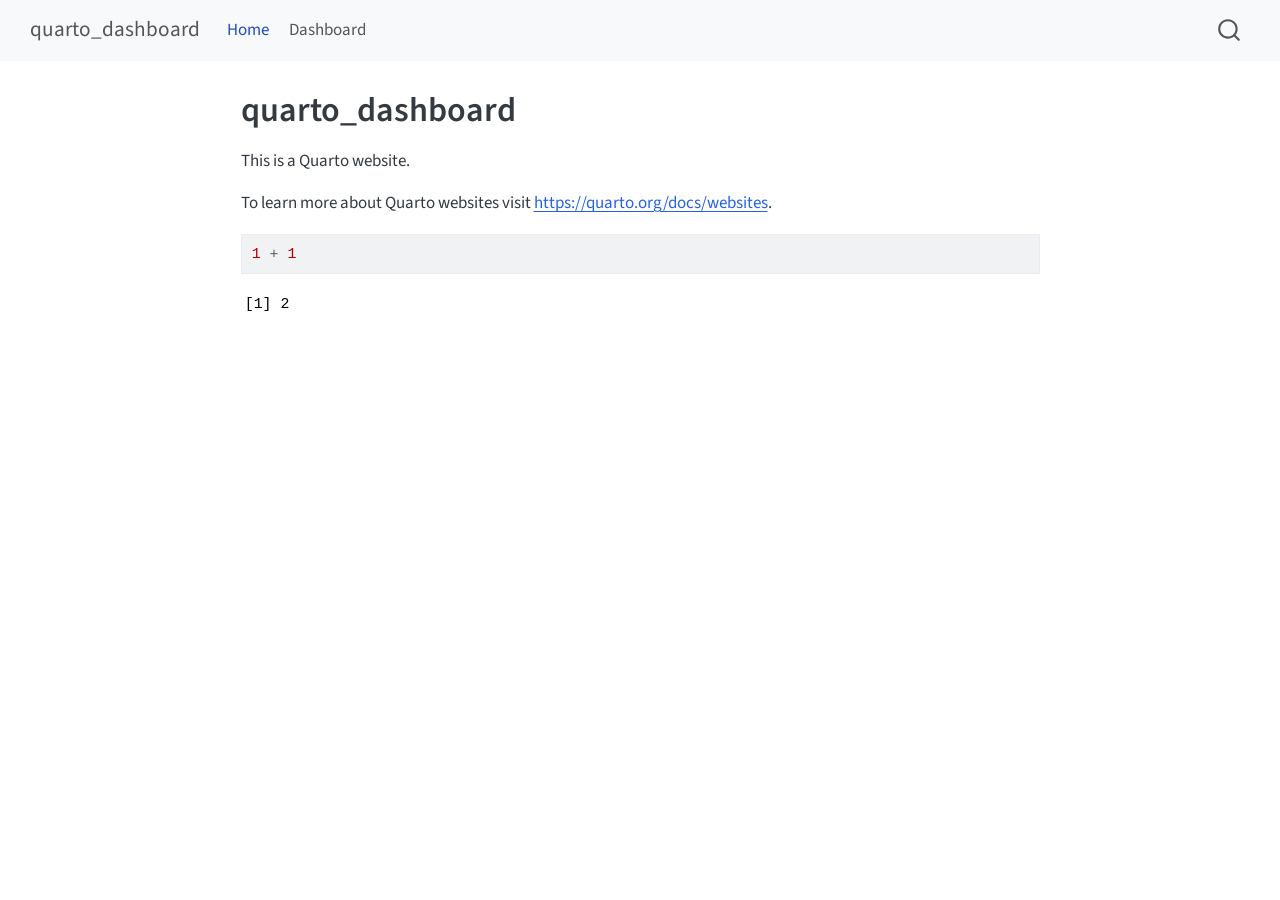
<file: index.html>
<!DOCTYPE html>
<html xmlns="http://www.w3.org/1999/xhtml" lang="en" xml:lang="en"><head>

<meta charset="utf-8">
<meta name="generator" content="quarto-1.10.18">

<meta name="viewport" content="width=device-width, initial-scale=1.0, user-scalable=yes">


<title>quarto_dashboard</title>
<style>
/* Default styles provided by pandoc.
** See https://pandoc.org/MANUAL.html#variables-for-html for config info.
*/
span.smallcaps{font-variant: small-caps;}
div.columns{display: flex; gap: 1.5em;}
div.column{flex: auto;}
@media screen {
div.columns{gap: min(4vw, 1.5em);}
div.column{overflow-x: auto;}
}
div.hanging-indent{margin-left: 1.5em; text-indent: -1.5em;}
ul.task-list{list-style: none;}
ul.task-list li input[type="checkbox"] {
  width: 0.8em;
  margin: 0 0.8em 0.2em -1em; /* quarto-specific, see https://github.com/quarto-dev/quarto-cli/issues/4556 */ 
  vertical-align: middle;
}
/* CSS for syntax highlighting */
html { -webkit-text-size-adjust: 100%; }
pre > code.sourceCode { white-space: pre; position: relative; }
pre > code.sourceCode > span { display: inline-block; line-height: 1.25; }
pre > code.sourceCode > span:empty { height: 1.2em; }
.sourceCode { overflow: visible; }
code.sourceCode > span { color: inherit; text-decoration: inherit; }
div.sourceCode { margin: 1em 0; }
pre.sourceCode { margin: 0; }
@media screen {
div.sourceCode { overflow: auto; }
}
@media print {
pre > code.sourceCode { white-space: pre-wrap; }
pre > code.sourceCode > span { text-indent: -5em; padding-left: 5em; }
}
pre.numberSource code
  { counter-reset: source-line 0; }
pre.numberSource code > span
  { position: relative; left: -4em; counter-increment: source-line; }
pre.numberSource code > span > a:first-child::before
  { content: counter(source-line);
    position: relative; left: -1em; text-align: right; vertical-align: baseline;
    border: none; display: inline-block;
    -webkit-touch-callout: none; -webkit-user-select: none;
    -khtml-user-select: none; -moz-user-select: none;
    -ms-user-select: none; user-select: none;
    padding: 0 4px; width: 4em;
  }
pre.numberSource { margin-left: 3em;  padding-left: 4px; }
div.sourceCode
  {   }
@media screen {
pre > code.sourceCode > span > a:first-child::before { text-decoration: underline; }
}
</style>


<script src="site_libs/quarto-nav/quarto-nav.js"></script>
<script src="site_libs/quarto-nav/headroom.min.js"></script>
<script src="site_libs/clipboard/clipboard.min.js"></script>
<script src="site_libs/quarto-search/autocomplete.umd.js"></script>
<script src="site_libs/quarto-search/fuse.min.js"></script>
<script src="site_libs/quarto-search/quarto-search.js"></script>
<meta name="quarto:offset" content="./">
<script src="site_libs/quarto-html/quarto.js" type="module"></script>
<script src="site_libs/quarto-html/tabsets/tabsets.js" type="module"></script>
<script src="site_libs/quarto-html/popper.min.js"></script>
<script src="site_libs/quarto-html/tippy.umd.min.js"></script>
<script src="site_libs/quarto-html/anchor.min.js"></script>
<link href="site_libs/quarto-html/tippy.css" rel="stylesheet">
<link href="site_libs/quarto-html/quarto-syntax-highlighting-64a204ab8560d761af7679ceaba22944.css" rel="stylesheet" id="quarto-text-highlighting-styles">
<script src="site_libs/bootstrap/bootstrap.min.js"></script>
<link href="site_libs/bootstrap/bootstrap-icons.css" rel="stylesheet">
<link href="site_libs/bootstrap/bootstrap-d9a78992818f0f4e9fad39da59a264eb.min.css" rel="stylesheet" append-hash="true" id="quarto-bootstrap" data-mode="light">
<script id="quarto-search-options" type="application/json">{
  "location": "navbar",
  "copy-button": false,
  "collapse-after": 3,
  "panel-placement": "end",
  "type": "overlay",
  "limit": 50,
  "keyboard-shortcut": [
    "f",
    "/",
    "s"
  ],
  "show-item-context": false,
  "language": {
    "search-no-results-text": "No results",
    "search-matching-documents-text": "matching documents",
    "search-copy-link-title": "Copy link to search",
    "search-hide-matches-text": "Hide additional matches",
    "search-more-match-text": "more match in this document",
    "search-more-matches-text": "more matches in this document",
    "search-clear-button-title": "Clear",
    "search-text-placeholder": "",
    "search-detached-cancel-button-title": "Cancel",
    "search-submit-button-title": "Submit",
    "search-label": "Search"
  }
}</script>


</head>

<body class="nav-fixed fullcontent quarto-light">

<div id="quarto-search-results"></div>
  <header id="quarto-header" class="headroom fixed-top">
    <nav class="navbar navbar-expand-lg " data-bs-theme="dark">
      <div class="navbar-container container-fluid">
      <div class="navbar-brand-container mx-auto">
    <a class="navbar-brand" href="./index.html">
    <span class="navbar-title">quarto_dashboard</span>
    </a>
  </div>
            <div id="quarto-search" class="" title="Search"></div>
          <button class="navbar-toggler" type="button" data-bs-toggle="collapse" data-bs-target="#navbarCollapse" aria-controls="navbarCollapse" role="menu" aria-expanded="false" aria-label="Toggle navigation" onclick="if (window.quartoToggleHeadroom) { window.quartoToggleHeadroom(); }">
  <span class="navbar-toggler-icon"></span>
</button>
          <div class="collapse navbar-collapse" id="navbarCollapse">
            <ul class="navbar-nav navbar-nav-scroll me-auto">
  <li class="nav-item">
    <a class="nav-link active" href="./index.html" aria-current="page"> 
<span class="menu-text">Home</span></a>
  </li>  
  <li class="nav-item">
    <a class="nav-link" href="./about.html"> 
<span class="menu-text">Dashboard</span></a>
  </li>  
</ul>
          </div> <!-- /navcollapse -->
            <div class="quarto-navbar-tools">
</div>
      </div> <!-- /container-fluid -->
    </nav>
</header>
<!-- content -->
<div id="quarto-content" class="quarto-container page-columns page-rows-contents page-layout-article page-navbar">
<!-- sidebar -->
<!-- margin-sidebar -->
    
<!-- main -->
<main class="content" id="quarto-document-content">

<header id="title-block-header" class="quarto-title-block default">
<div class="quarto-title">
<h1 class="title">quarto_dashboard</h1>
</div>



<div class="quarto-title-meta">

    
  
    
  </div>
  


</header>


<p>This is a Quarto website.</p>
<p>To learn more about Quarto websites visit <a href="https://quarto.org/docs/websites" class="uri">https://quarto.org/docs/websites</a>.</p>
<div class="cell">
<div class="code-copy-outer-scaffold"><div class="sourceCode cell-code" id="cb1"><pre class="sourceCode r code-with-copy"><code class="sourceCode r"><span id="cb1-1"><a href="#cb1-1" aria-hidden="true" tabindex="-1"></a><span class="dv">1</span> <span class="sc">+</span> <span class="dv">1</span></span></code></pre></div><button title="Copy to Clipboard" class="code-copy-button"><i class="bi"></i></button></div>
<div class="cell-output cell-output-stdout">
<pre><code>[1] 2</code></pre>
</div>
</div>



</main> <!-- /main -->
<script id="quarto-html-after-body" type="application/javascript">
  window.document.addEventListener("DOMContentLoaded", function (event) {
    const icon = "";
    const anchorJS = new window.AnchorJS();
    anchorJS.options = {
      placement: 'right',
      icon: icon
    };
    anchorJS.add('.anchored');
    const isCodeAnnotation = (el) => {
      for (const clz of el.classList) {
        if (clz.startsWith('code-annotation-')) {                     
          return true;
        }
      }
      return false;
    }
    const onCopySuccess = function(e) {
      // button target
      const button = e.trigger;
      // don't keep focus
      button.blur();
      // flash "checked"
      button.classList.add('code-copy-button-checked');
      var currentTitle = button.getAttribute("title");
      button.setAttribute("title", "Copied!");
      let tooltip;
      if (window.bootstrap) {
        button.setAttribute("data-bs-toggle", "tooltip");
        button.setAttribute("data-bs-placement", "left");
        button.setAttribute("data-bs-title", "Copied!");
        tooltip = new bootstrap.Tooltip(button, 
          { trigger: "manual", 
            customClass: "code-copy-button-tooltip",
            offset: [0, -8]});
        tooltip.show();    
      }
      setTimeout(function() {
        if (tooltip) {
          tooltip.hide();
          button.removeAttribute("data-bs-title");
          button.removeAttribute("data-bs-toggle");
          button.removeAttribute("data-bs-placement");
        }
        button.setAttribute("title", currentTitle);
        button.classList.remove('code-copy-button-checked');
      }, 1000);
      // clear code selection
      e.clearSelection();
    }
    const getTextToCopy = function(trigger) {
      const outerScaffold = trigger.parentElement.cloneNode(true);
      const codeEl = outerScaffold.querySelector('code');
      for (const childEl of codeEl.children) {
        if (isCodeAnnotation(childEl)) {
          childEl.remove();
        }
      }
      return codeEl.innerText;
    }
    const clipboard = new window.ClipboardJS('.code-copy-button:not([data-in-quarto-modal])', {
      text: getTextToCopy
    });
    clipboard.on('success', onCopySuccess);
    if (window.document.getElementById('quarto-embedded-source-code-modal')) {
      const clipboardModal = new window.ClipboardJS('.code-copy-button[data-in-quarto-modal]', {
        text: getTextToCopy,
        container: window.document.getElementById('quarto-embedded-source-code-modal')
      });
      clipboardModal.on('success', onCopySuccess);
    }
      var localhostRegex = new RegExp(/^(?:http|https):\/\/localhost\:?[0-9]*\//);
      var mailtoRegex = new RegExp(/^mailto:/);
        var filterRegex = new RegExp("https:\/\/anadiedrichs\.github\.io\/quarto_dashboard\/");
      var isInternal = (href) => {
          return filterRegex.test(href) || localhostRegex.test(href) || mailtoRegex.test(href);
      }
      // Inspect non-navigation links and adorn them if external
     var links = window.document.querySelectorAll('a[href]:not(.nav-link):not(.navbar-brand):not(.toc-action):not(.sidebar-link):not(.sidebar-item-toggle):not(.pagination-link):not(.no-external):not([aria-hidden]):not(.dropdown-item):not(.quarto-navigation-tool):not(.about-link)');
      for (var i=0; i<links.length; i++) {
        const link = links[i];
        if (!isInternal(link.href)) {
          // undo the damage that might have been done by quarto-nav.js in the case of
          // links that we want to consider external
          if (link.dataset.originalHref !== undefined) {
            link.href = link.dataset.originalHref;
          }
        }
      }
    function tippyHover(el, contentFn, onTriggerFn, onUntriggerFn) {
      const config = {
        allowHTML: true,
        maxWidth: 500,
        delay: 100,
        arrow: false,
        appendTo: function(el) {
            return el.parentElement;
        },
        interactive: true,
        interactiveBorder: 10,
        theme: 'quarto',
        placement: 'bottom-start',
      };
      if (contentFn) {
        config.content = contentFn;
      }
      if (onTriggerFn) {
        config.onTrigger = onTriggerFn;
      }
      if (onUntriggerFn) {
        config.onUntrigger = onUntriggerFn;
      }
      window.tippy(el, config); 
    }
    const noterefs = window.document.querySelectorAll('a[role="doc-noteref"]');
    for (var i=0; i<noterefs.length; i++) {
      const ref = noterefs[i];
      tippyHover(ref, function() {
        // use id or data attribute instead here
        let href = ref.getAttribute('data-footnote-href') || ref.getAttribute('href');
        try { href = new URL(href).hash; } catch {}
        const id = href.replace(/^#\/?/, "");
        const note = window.document.getElementById(id);
        if (note) {
          return note.innerHTML;
        } else {
          return "";
        }
      });
    }
    const xrefs = window.document.querySelectorAll('a.quarto-xref');
    const processXRef = (id, note) => {
      // Strip column container classes
      const stripColumnClz = (el) => {
        el.classList.remove("page-full", "page-columns");
        if (el.children) {
          for (const child of el.children) {
            stripColumnClz(child);
          }
        }
      }
      stripColumnClz(note)
      if (id === null || id.startsWith('sec-')) {
        // Special case sections, only their first couple elements
        const container = document.createElement("div");
        if (note.children && note.children.length > 2) {
          container.appendChild(note.children[0].cloneNode(true));
          for (let i = 1; i < note.children.length; i++) {
            const child = note.children[i];
            if (child.tagName === "P" && child.innerText === "") {
              continue;
            } else {
              container.appendChild(child.cloneNode(true));
              break;
            }
          }
          if (window.Quarto?.typesetMath) {
            window.Quarto.typesetMath(container);
          }
          return container.innerHTML
        } else {
          if (window.Quarto?.typesetMath) {
            window.Quarto.typesetMath(note);
          }
          return note.innerHTML;
        }
      } else {
        // Remove any anchor links if they are present
        const anchorLink = note.querySelector('a.anchorjs-link');
        if (anchorLink) {
          anchorLink.remove();
        }
        if (window.Quarto?.typesetMath) {
          window.Quarto.typesetMath(note);
        }
        if (note.classList.contains("callout")) {
          return note.outerHTML;
        } else {
          return note.innerHTML;
        }
      }
    }
    for (var i=0; i<xrefs.length; i++) {
      const xref = xrefs[i];
      tippyHover(xref, undefined, function(instance) {
        instance.disable();
        let url = xref.getAttribute('href');
        let hash = undefined; 
        if (url.startsWith('#')) {
          hash = url;
        } else {
          try { hash = new URL(url).hash; } catch {}
        }
        if (hash) {
          const id = hash.replace(/^#\/?/, "");
          const note = window.document.getElementById(id);
          if (note !== null) {
            try {
              const html = processXRef(id, note.cloneNode(true));
              instance.setContent(html);
            } finally {
              instance.enable();
              instance.show();
            }
          } else {
            // See if we can fetch this
            fetch(url.split('#')[0])
            .then(res => res.text())
            .then(html => {
              const parser = new DOMParser();
              const htmlDoc = parser.parseFromString(html, "text/html");
              const note = htmlDoc.getElementById(id);
              if (note !== null) {
                const html = processXRef(id, note);
                instance.setContent(html);
              } 
            }).finally(() => {
              instance.enable();
              instance.show();
            });
          }
        } else {
          // See if we can fetch a full url (with no hash to target)
          // This is a special case and we should probably do some content thinning / targeting
          fetch(url)
          .then(res => res.text())
          .then(html => {
            const parser = new DOMParser();
            const htmlDoc = parser.parseFromString(html, "text/html");
            const note = htmlDoc.querySelector('main.content');
            if (note !== null) {
              // This should only happen for chapter cross references
              // (since there is no id in the URL)
              // remove the first header
              if (note.children.length > 0 && note.children[0].tagName === "HEADER") {
                note.children[0].remove();
              }
              const html = processXRef(null, note);
              instance.setContent(html);
            } 
          }).finally(() => {
            instance.enable();
            instance.show();
          });
        }
      }, function(instance) {
      });
    }
        let selectedAnnoteEl;
        const selectorForAnnotation = ( cell, annotation) => {
          let cellAttr = 'data-code-cell="' + cell + '"';
          let lineAttr = 'data-code-annotation="' +  annotation + '"';
          const selector = 'span[' + cellAttr + '][' + lineAttr + ']';
          return selector;
        }
        const selectCodeLines = (annoteEl) => {
          const doc = window.document;
          const targetCell = annoteEl.getAttribute("data-target-cell");
          const targetAnnotation = annoteEl.getAttribute("data-target-annotation");
          const annoteSpan = window.document.querySelector(selectorForAnnotation(targetCell, targetAnnotation));
          const lines = annoteSpan.getAttribute("data-code-lines").split(",");
          const lineIds = lines.map((line) => {
            return targetCell + "-" + line;
          })
          let top = null;
          let height = null;
          let parent = null;
          if (lineIds.length > 0) {
              //compute the position of the single el (top and bottom and make a div)
              const el = window.document.getElementById(lineIds[0]);
              top = el.offsetTop;
              height = el.offsetHeight;
              parent = el.parentElement.parentElement;
            if (lineIds.length > 1) {
              const lastEl = window.document.getElementById(lineIds[lineIds.length - 1]);
              const bottom = lastEl.offsetTop + lastEl.offsetHeight;
              height = bottom - top;
            }
            if (top !== null && height !== null && parent !== null) {
              // cook up a div (if necessary) and position it 
              let div = window.document.getElementById("code-annotation-line-highlight");
              if (div === null) {
                div = window.document.createElement("div");
                div.setAttribute("id", "code-annotation-line-highlight");
                div.style.position = 'absolute';
                parent.appendChild(div);
              }
              div.style.top = top - 2 + "px";
              div.style.height = height + 4 + "px";
              div.style.left = 0;
              let gutterDiv = window.document.getElementById("code-annotation-line-highlight-gutter");
              if (gutterDiv === null) {
                gutterDiv = window.document.createElement("div");
                gutterDiv.setAttribute("id", "code-annotation-line-highlight-gutter");
                gutterDiv.style.position = 'absolute';
                const codeCell = window.document.getElementById(targetCell);
                const gutter = codeCell.querySelector('.code-annotation-gutter');
                gutter.appendChild(gutterDiv);
              }
              gutterDiv.style.top = top - 2 + "px";
              gutterDiv.style.height = height + 4 + "px";
            }
            selectedAnnoteEl = annoteEl;
          }
        };
        const unselectCodeLines = () => {
          const elementsIds = ["code-annotation-line-highlight", "code-annotation-line-highlight-gutter"];
          elementsIds.forEach((elId) => {
            const div = window.document.getElementById(elId);
            if (div) {
              div.remove();
            }
          });
          selectedAnnoteEl = undefined;
        };
          // Handle positioning of the toggle
      window.addEventListener(
        "resize",
        throttle(() => {
          elRect = undefined;
          if (selectedAnnoteEl) {
            selectCodeLines(selectedAnnoteEl);
          }
        }, 10)
      );
      function throttle(fn, ms) {
      let throttle = false;
      let timer;
        return (...args) => {
          if(!throttle) { // first call gets through
              fn.apply(this, args);
              throttle = true;
          } else { // all the others get throttled
              if(timer) clearTimeout(timer); // cancel #2
              timer = setTimeout(() => {
                fn.apply(this, args);
                timer = throttle = false;
              }, ms);
          }
        };
      }
        // Attach click handler to the DT
        const annoteDls = window.document.querySelectorAll('dt[data-target-cell]');
        for (const annoteDlNode of annoteDls) {
          annoteDlNode.addEventListener('click', (event) => {
            const clickedEl = event.target;
            if (clickedEl !== selectedAnnoteEl) {
              unselectCodeLines();
              const activeEl = window.document.querySelector('dt[data-target-cell].code-annotation-active');
              if (activeEl) {
                activeEl.classList.remove('code-annotation-active');
              }
              selectCodeLines(clickedEl);
              clickedEl.classList.add('code-annotation-active');
            } else {
              // Unselect the line
              unselectCodeLines();
              clickedEl.classList.remove('code-annotation-active');
            }
          });
        }
    const findCites = (el) => {
      const parentEl = el.parentElement;
      if (parentEl) {
        const cites = parentEl.dataset.cites;
        if (cites) {
          return {
            el,
            cites: cites.split(' ')
          };
        } else {
          return findCites(el.parentElement)
        }
      } else {
        return undefined;
      }
    };
    var bibliorefs = window.document.querySelectorAll('a[role="doc-biblioref"]');
    for (var i=0; i<bibliorefs.length; i++) {
      const ref = bibliorefs[i];
      const citeInfo = findCites(ref);
      if (citeInfo) {
        tippyHover(citeInfo.el, function() {
          var popup = window.document.createElement('div');
          citeInfo.cites.forEach(function(cite) {
            var citeDiv = window.document.createElement('div');
            citeDiv.classList.add('hanging-indent');
            citeDiv.classList.add('csl-entry');
            var biblioDiv = window.document.getElementById('ref-' + cite);
            if (biblioDiv) {
              citeDiv.innerHTML = biblioDiv.innerHTML;
            }
            popup.appendChild(citeDiv);
          });
          return popup.innerHTML;
        });
      }
    }
  });
  </script>
</div> <!-- /content -->




</body></html>
</file>
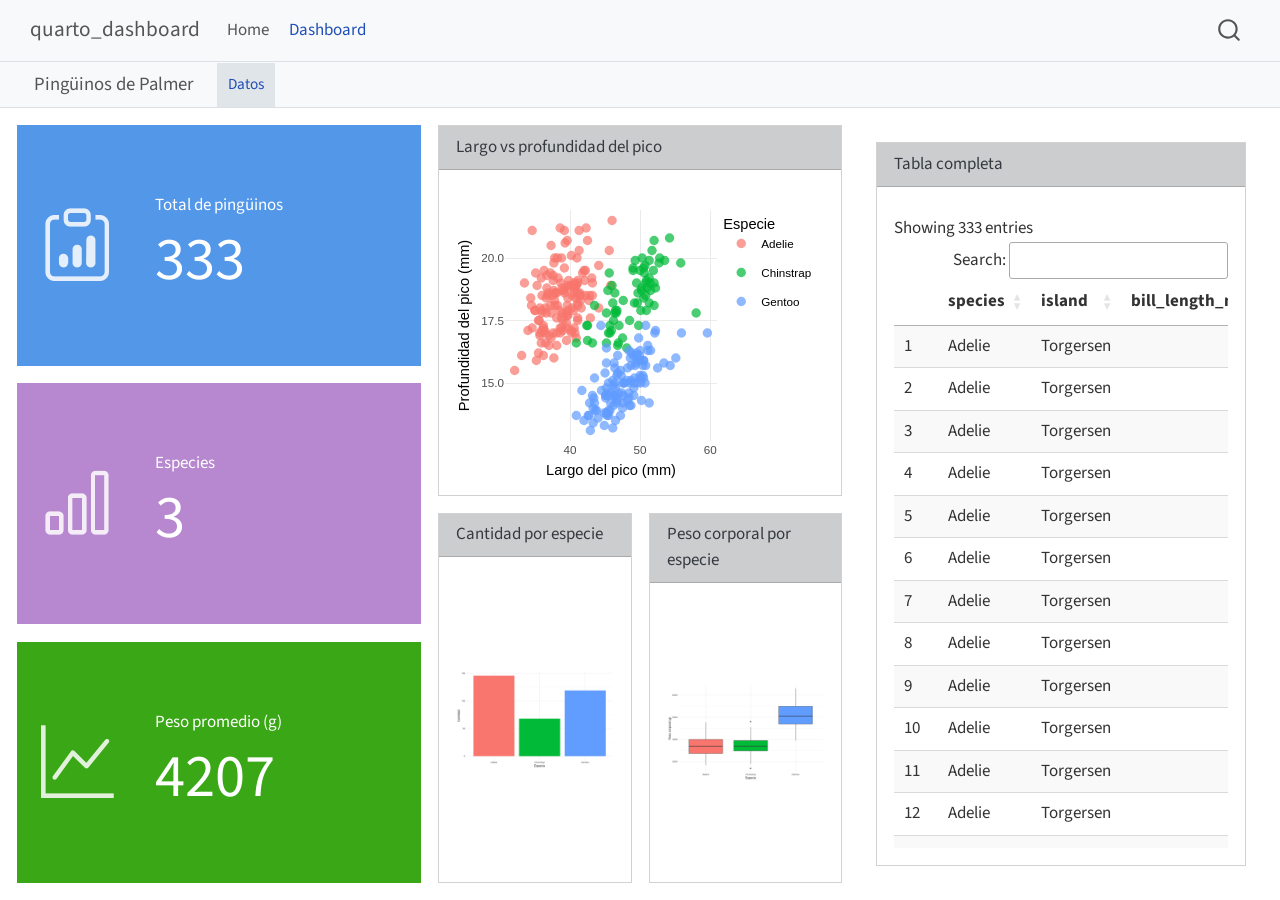
<file: about.html>
<!DOCTYPE html>
<html xmlns="http://www.w3.org/1999/xhtml" lang="en" xml:lang="en"><head>

<meta charset="utf-8">
<meta name="generator" content="quarto-1.10.18">

<meta name="viewport" content="width=device-width, initial-scale=1.0, user-scalable=yes">


<title>Pingüinos de Palmer – quarto_dashboard</title>
<style>
/* Default styles provided by pandoc.
** See https://pandoc.org/MANUAL.html#variables-for-html for config info.
*/
span.smallcaps{font-variant: small-caps;}
div.columns{display: flex; gap: 1.5em;}
div.column{flex: auto;}
@media screen {
div.columns{gap: min(4vw, 1.5em);}
div.column{overflow-x: auto;}
}
div.hanging-indent{margin-left: 1.5em; text-indent: -1.5em;}
ul.task-list{list-style: none;}
ul.task-list li input[type="checkbox"] {
  width: 0.8em;
  margin: 0 0.8em 0.2em -1em; /* quarto-specific, see https://github.com/quarto-dev/quarto-cli/issues/4556 */ 
  vertical-align: middle;
}
</style>


<script src="site_libs/quarto-nav/quarto-nav.js"></script>
<script src="site_libs/quarto-nav/headroom.min.js"></script>
<script src="site_libs/clipboard/clipboard.min.js"></script>
<script src="site_libs/quarto-search/autocomplete.umd.js"></script>
<script src="site_libs/quarto-search/fuse.min.js"></script>
<script src="site_libs/quarto-search/quarto-search.js"></script>
<meta name="quarto:offset" content="./">
<script src="site_libs/quarto-html/quarto.js" type="module"></script>
<script src="site_libs/quarto-html/tabsets/tabsets.js" type="module"></script>
<script src="site_libs/quarto-html/popper.min.js"></script>
<script src="site_libs/quarto-html/tippy.umd.min.js"></script>
<script src="site_libs/quarto-html/anchor.min.js"></script>
<link href="site_libs/quarto-html/tippy.css" rel="stylesheet">
<link href="site_libs/quarto-html/quarto-syntax-highlighting-64a204ab8560d761af7679ceaba22944.css" rel="stylesheet" class="quarto-color-scheme" id="quarto-text-highlighting-styles">
<link href="site_libs/quarto-html/quarto-syntax-highlighting-dark-b85bc7c33db8c58e0ec93c3465666fed.css" rel="stylesheet" class="quarto-color-scheme quarto-color-alternate" id="quarto-text-highlighting-styles">
<link href="site_libs/quarto-html/quarto-syntax-highlighting-64a204ab8560d761af7679ceaba22944.css" rel="stylesheet" class="quarto-color-scheme-extra" id="quarto-text-highlighting-styles">
<script src="site_libs/bootstrap/bootstrap.min.js"></script>
<link href="site_libs/bootstrap/bootstrap-icons.css" rel="stylesheet">
<link href="site_libs/bootstrap/bootstrap-d9a78992818f0f4e9fad39da59a264eb.min.css" rel="stylesheet" append-hash="true" class="quarto-color-scheme" id="quarto-bootstrap" data-mode="light">
<link href="site_libs/bootstrap/bootstrap-dark-d9a78992818f0f4e9fad39da59a264eb.min.css" rel="stylesheet" append-hash="true" class="quarto-color-scheme quarto-color-alternate" id="quarto-bootstrap" data-mode="light">
<link href="site_libs/bootstrap/bootstrap-d9a78992818f0f4e9fad39da59a264eb.min.css" rel="stylesheet" append-hash="true" class="quarto-color-scheme-extra" id="quarto-bootstrap" data-mode="light">
<script src="site_libs/quarto-dashboard/quarto-dashboard.js"></script>
<script src="site_libs/quarto-dashboard/stickythead.js"></script>



<script src="site_libs/quarto-dashboard/web-components.js" type="module"></script>
<script src="site_libs/quarto-dashboard/components.js"></script>

<script id="quarto-search-options" type="application/json">{
  "location": "navbar",
  "copy-button": false,
  "collapse-after": 3,
  "panel-placement": "end",
  "type": "overlay",
  "limit": 50,
  "keyboard-shortcut": [
    "f",
    "/",
    "s"
  ],
  "show-item-context": false,
  "language": {
    "search-no-results-text": "No results",
    "search-matching-documents-text": "matching documents",
    "search-copy-link-title": "Copy link to search",
    "search-hide-matches-text": "Hide additional matches",
    "search-more-match-text": "more match in this document",
    "search-more-matches-text": "more matches in this document",
    "search-clear-button-title": "Clear",
    "search-text-placeholder": "",
    "search-detached-cancel-button-title": "Cancel",
    "search-submit-button-title": "Submit",
    "search-label": "Search"
  }
}</script>
<link href="site_libs/htmltools-fill-0.5.9/fill.css" rel="stylesheet">
<script src="site_libs/htmlwidgets-1.6.4/htmlwidgets.js"></script>
<script src="site_libs/plotly-binding-4.12.1/plotly.js"></script>
<script src="site_libs/typedarray-0.1/typedarray.min.js"></script>
<script src="site_libs/jquery-3.6.0/jquery-3.6.0.min.js"></script>
<link href="site_libs/crosstalk-1.2.2/css/crosstalk.min.css" rel="stylesheet">
<script src="site_libs/crosstalk-1.2.2/js/crosstalk.min.js"></script>
<link href="site_libs/plotly-htmlwidgets-css-2.25.2/plotly-htmlwidgets.css" rel="stylesheet">
<script src="site_libs/plotly-main-2.25.2/plotly-latest.min.js"></script>
<link href="site_libs/datatables-css-0.0.0/datatables-crosstalk.css" rel="stylesheet">
<script src="site_libs/datatables-binding-0.34.0/datatables.js"></script>
<link href="site_libs/dt-core-1.13.6/css/jquery.dataTables.min.css" rel="stylesheet">
<link href="site_libs/dt-core-1.13.6/css/jquery.dataTables.extra.css" rel="stylesheet">
<script src="site_libs/dt-core-1.13.6/js/jquery.dataTables.min.js"></script>


</head>

<body class="quarto-dashboard nav-fixed dashboard-fill fullcontent quarto-light">


<div id="quarto-search-results"></div>
  <header id="quarto-header" class="headroom fixed-top">
    <nav class="navbar navbar-expand-lg " data-bs-theme="dark">
      <div class="navbar-container container-fluid">
      <div class="navbar-brand-container mx-auto">
    <a class="navbar-brand" href="./index.html">
    <span class="navbar-title">quarto_dashboard</span>
    </a>
  </div>
            <div id="quarto-search" class="" title="Search"></div>
          <button class="navbar-toggler" type="button" data-bs-toggle="collapse" data-bs-target="#navbarCollapse" aria-controls="navbarCollapse" role="menu" aria-expanded="false" aria-label="Toggle navigation" onclick="if (window.quartoToggleHeadroom) { window.quartoToggleHeadroom(); }">
  <span class="navbar-toggler-icon"></span>
</button>
          <div class="collapse navbar-collapse" id="navbarCollapse">
            <ul class="navbar-nav navbar-nav-scroll me-auto">
  <li class="nav-item">
    <a class="nav-link" href="./index.html"> 
<span class="menu-text">Home</span></a>
  </li>  
  <li class="nav-item">
    <a class="nav-link active" href="./about.html" aria-current="page"> 
<span class="menu-text">Dashboard</span></a>
  </li>  
</ul>
          </div> <!-- /navcollapse -->
            <div class="quarto-navbar-tools">
</div>
      </div> <!-- /container-fluid -->
    </nav>
<header id="quarto-dashboard-header">
<nav class="navbar navbar-expand-md slim" data-bs-theme="dark">
  <div class="navbar-container container-fluid">
    <button class="navbar-toggler" type="button" data-bs-toggle="collapse" data-bs-target="#dashboard-collapse" aria-controls="dashboard-collapse" aria-expanded="false" aria-label="Toggle navigation">
      <span class="navbar-toggler-icon"></span>
    </button>    


    <div class="navbar-brand-container">


      <div class="navbar-title">
        <div class="navbar-title-text"><a href="#">Pingüinos de Palmer</a></div>
        
        
      </div>
    </div>
<div id="dashboard-collapse" class="navbar-collapse collapse"><ul class="navbar-nav navbar-nav-scroll me-auto" role="tablist"><li class="nav-item" role="presentation"><a id="tab-datos" class="nav-link active" data-bs-toggle="tab" role="tab" data-bs-target="#datos" data-scrolling="false" href="#datos" aria-controls="datos" aria-selected="true"><span class="nav-link-text">Datos</span></a></li></ul></div></div>
</nav>
</header></header>
<!-- content -->
<div id="quarto-content" class="quarto-container page-layout-custom page-navbar quarto-dashboard-content bslib-gap-spacing html-fill-container bslib-page-fill quarto-dashboard-pages">
<!-- sidebar -->
<!-- margin-sidebar -->
<!-- main -->

<div class="bslib-grid-item html-fill-item tab-content bslib-grid" data-layout="fill" style="display: grid; grid-template-columns: minmax(3em, 1fr) minmax(3em, 1fr) minmax(3em, 1fr);
grid-auto-rows: minmax(0, 1fr);">
<div class="bslib-grid" data-height="20%" style="display: grid; grid-template-rows: minmax(3em, 1fr) minmax(3em, 1fr) minmax(3em, 1fr); grid-auto-columns: minmax(0, 1fr);">
<div class="card valuebox cell bslib-card html-fill-container bslib-value-box bg-primary showcase-left-center" data-bslib-card-init="" data-require-bs-caller="card()">
<div class="card-body html-fill-item html-fill-container">
<div data-icon="clipboard-data" class="html-fill-item html-fill-container value-box-grid">
<div class="value-box-showcase html-fill-item html-fill-container">

<i class="bi bi-clipboard-data"></i></div>
<div class="value-box-area">
<p class="value-box-title">
Total de pingüinos
</p>
<p class="value-box-value">
333
</p>
</div>
</div>
</div>
<script data-bslib-card-init="">bslib.Card.initializeAllCards();</script></div>
<div class="card valuebox cell bslib-card html-fill-container bslib-value-box bg-info showcase-left-center" data-bslib-card-init="" data-require-bs-caller="card()">
<div class="card-body html-fill-item html-fill-container">
<div data-icon="bar-chart" class="html-fill-item html-fill-container value-box-grid">
<div class="value-box-showcase html-fill-item html-fill-container">

<i class="bi bi-bar-chart"></i></div>
<div class="value-box-area">
<p class="value-box-title">
Especies
</p>
<p class="value-box-value">
3
</p>
</div>
</div>
</div>
<script data-bslib-card-init="">bslib.Card.initializeAllCards();</script></div>
<div class="card valuebox cell bslib-card html-fill-container bslib-value-box bg-success showcase-left-center" data-bslib-card-init="" data-require-bs-caller="card()">
<div class="card-body html-fill-item html-fill-container">
<div data-icon="graph-up" class="html-fill-item html-fill-container value-box-grid">
<div class="value-box-showcase html-fill-item html-fill-container">

<i class="bi bi-graph-up"></i></div>
<div class="value-box-area">
<p class="value-box-title">
Peso promedio (g)
</p>
<p class="value-box-value">
4207
</p>
</div>
</div>
</div>
<script data-bslib-card-init="">bslib.Card.initializeAllCards();</script></div>
</div><div class="bslib-grid" data-height="80%" style="display: grid; grid-template-rows: minmax(3em, 1fr) minmax(3em, 1fr); grid-auto-columns: minmax(0, 1fr);">
<div class="bslib-grid" data-width="60%" style="display: grid; grid-template-columns: minmax(3em, 1fr);
grid-auto-rows: minmax(0, 1fr);">
<div class="card cell bslib-card html-fill-container" data-title="Largo vs profundidad del pico" data-bslib-card-init="" data-require-bs-caller="card()" data-full-screen="false">
<div class="card-header"><div class="card-title"><span style="display: inline">
Largo vs profundidad del pico
</span></div></div>
<div class="card-body html-fill-item html-fill-container">
<div class="cell-output-display html-fill-item html-fill-container">
<div class="plotly html-widget html-fill-item html-fill-container" id="htmlwidget-f028b79ed58a2ed7ac32" style="width:100%;height:406px;"></div>
<script type="application/json" data-for="htmlwidget-f028b79ed58a2ed7ac32">{"x":{"data":[{"x":[39.100000000000001,39.5,40.299999999999997,36.700000000000003,39.299999999999997,38.899999999999999,39.200000000000003,41.100000000000001,38.600000000000001,34.600000000000001,36.600000000000001,38.700000000000003,42.5,34.399999999999999,46,37.799999999999997,37.700000000000003,35.899999999999999,38.200000000000003,38.799999999999997,35.299999999999997,40.600000000000001,40.5,37.899999999999999,40.5,39.5,37.200000000000003,39.5,40.899999999999999,36.399999999999999,39.200000000000003,38.799999999999997,42.200000000000003,37.600000000000001,39.799999999999997,36.5,40.799999999999997,36,44.100000000000001,37,39.600000000000001,41.100000000000001,36,42.299999999999997,39.600000000000001,40.100000000000001,35,42,34.5,41.399999999999999,39,40.600000000000001,36.5,37.600000000000001,35.700000000000003,41.299999999999997,37.600000000000001,41.100000000000001,36.399999999999999,41.600000000000001,35.5,41.100000000000001,35.899999999999999,41.799999999999997,33.5,39.700000000000003,39.600000000000001,45.799999999999997,35.5,42.799999999999997,40.899999999999999,37.200000000000003,36.200000000000003,42.100000000000001,34.600000000000001,42.899999999999999,36.700000000000003,35.100000000000001,37.299999999999997,41.299999999999997,36.299999999999997,36.899999999999999,38.299999999999997,38.899999999999999,35.700000000000003,41.100000000000001,34,39.600000000000001,36.200000000000003,40.799999999999997,38.100000000000001,40.299999999999997,33.100000000000001,43.200000000000003,35,41,37.700000000000003,37.799999999999997,37.899999999999999,39.700000000000003,38.600000000000001,38.200000000000003,38.100000000000001,43.200000000000003,38.100000000000001,45.600000000000001,39.700000000000003,42.200000000000003,39.600000000000001,42.700000000000003,38.600000000000001,37.299999999999997,35.700000000000003,41.100000000000001,36.200000000000003,37.700000000000003,40.200000000000003,41.399999999999999,35.200000000000003,40.600000000000001,38.799999999999997,41.5,39,44.100000000000001,38.5,43.100000000000001,36.799999999999997,37.5,38.100000000000001,41.100000000000001,35.600000000000001,40.200000000000003,37,39.700000000000003,40.200000000000003,40.600000000000001,32.100000000000001,40.700000000000003,37.299999999999997,39,39.200000000000003,36.600000000000001,36,37.799999999999997,36,41.5],"y":[18.699999999999999,17.399999999999999,18,19.300000000000001,20.600000000000001,17.800000000000001,19.600000000000001,17.600000000000001,21.199999999999999,21.100000000000001,17.800000000000001,19,20.699999999999999,18.399999999999999,21.5,18.300000000000001,18.699999999999999,19.199999999999999,18.100000000000001,17.199999999999999,18.899999999999999,18.600000000000001,17.899999999999999,18.600000000000001,18.899999999999999,16.699999999999999,18.100000000000001,17.800000000000001,18.899999999999999,17,21.100000000000001,20,18.5,19.300000000000001,19.100000000000001,18,18.399999999999999,18.5,19.699999999999999,16.899999999999999,18.800000000000001,19,17.899999999999999,21.199999999999999,17.699999999999999,18.899999999999999,17.899999999999999,19.5,18.100000000000001,18.600000000000001,17.5,18.800000000000001,16.600000000000001,19.100000000000001,16.899999999999999,21.100000000000001,17,18.199999999999999,17.100000000000001,18,16.199999999999999,19.100000000000001,16.600000000000001,19.399999999999999,19,18.399999999999999,17.199999999999999,18.899999999999999,17.5,18.5,16.800000000000001,19.399999999999999,16.100000000000001,19.100000000000001,17.199999999999999,17.600000000000001,18.800000000000001,19.399999999999999,17.800000000000001,20.300000000000001,19.5,18.600000000000001,19.199999999999999,18.800000000000001,18,18.100000000000001,17.100000000000001,18.100000000000001,17.300000000000001,18.899999999999999,18.600000000000001,18.5,16.100000000000001,18.5,17.899999999999999,20,16,20,18.600000000000001,18.899999999999999,17.199999999999999,20,17,19,16.5,20.300000000000001,17.699999999999999,19.5,20.699999999999999,18.300000000000001,17,20.5,17,18.600000000000001,17.199999999999999,19.800000000000001,17,18.5,15.9,19,17.600000000000001,18.300000000000001,17.100000000000001,18,17.899999999999999,19.199999999999999,18.5,18.5,17.600000000000001,17.5,17.5,20.100000000000001,16.5,17.899999999999999,17.100000000000001,17.199999999999999,15.5,17,16.800000000000001,18.699999999999999,18.600000000000001,18.399999999999999,17.800000000000001,18.100000000000001,17.100000000000001,18.5],"text":["bill_length_mm: 39.1<br />bill_depth_mm: 18.7<br />species: Adelie","bill_length_mm: 39.5<br />bill_depth_mm: 17.4<br />species: Adelie","bill_length_mm: 40.3<br />bill_depth_mm: 18.0<br />species: Adelie","bill_length_mm: 36.7<br />bill_depth_mm: 19.3<br />species: Adelie","bill_length_mm: 39.3<br />bill_depth_mm: 20.6<br />species: Adelie","bill_length_mm: 38.9<br />bill_depth_mm: 17.8<br />species: Adelie","bill_length_mm: 39.2<br />bill_depth_mm: 19.6<br />species: Adelie","bill_length_mm: 41.1<br />bill_depth_mm: 17.6<br />species: Adelie","bill_length_mm: 38.6<br />bill_depth_mm: 21.2<br />species: Adelie","bill_length_mm: 34.6<br />bill_depth_mm: 21.1<br />species: Adelie","bill_length_mm: 36.6<br />bill_depth_mm: 17.8<br />species: Adelie","bill_length_mm: 38.7<br />bill_depth_mm: 19.0<br />species: Adelie","bill_length_mm: 42.5<br />bill_depth_mm: 20.7<br />species: Adelie","bill_length_mm: 34.4<br />bill_depth_mm: 18.4<br />species: Adelie","bill_length_mm: 46.0<br />bill_depth_mm: 21.5<br />species: Adelie","bill_length_mm: 37.8<br />bill_depth_mm: 18.3<br />species: Adelie","bill_length_mm: 37.7<br />bill_depth_mm: 18.7<br />species: Adelie","bill_length_mm: 35.9<br />bill_depth_mm: 19.2<br />species: Adelie","bill_length_mm: 38.2<br />bill_depth_mm: 18.1<br />species: Adelie","bill_length_mm: 38.8<br />bill_depth_mm: 17.2<br />species: Adelie","bill_length_mm: 35.3<br />bill_depth_mm: 18.9<br />species: Adelie","bill_length_mm: 40.6<br />bill_depth_mm: 18.6<br />species: Adelie","bill_length_mm: 40.5<br />bill_depth_mm: 17.9<br />species: Adelie","bill_length_mm: 37.9<br />bill_depth_mm: 18.6<br />species: Adelie","bill_length_mm: 40.5<br />bill_depth_mm: 18.9<br />species: Adelie","bill_length_mm: 39.5<br />bill_depth_mm: 16.7<br />species: Adelie","bill_length_mm: 37.2<br />bill_depth_mm: 18.1<br />species: Adelie","bill_length_mm: 39.5<br />bill_depth_mm: 17.8<br />species: Adelie","bill_length_mm: 40.9<br />bill_depth_mm: 18.9<br />species: Adelie","bill_length_mm: 36.4<br />bill_depth_mm: 17.0<br />species: Adelie","bill_length_mm: 39.2<br />bill_depth_mm: 21.1<br />species: Adelie","bill_length_mm: 38.8<br />bill_depth_mm: 20.0<br />species: Adelie","bill_length_mm: 42.2<br />bill_depth_mm: 18.5<br />species: Adelie","bill_length_mm: 37.6<br />bill_depth_mm: 19.3<br />species: Adelie","bill_length_mm: 39.8<br />bill_depth_mm: 19.1<br />species: Adelie","bill_length_mm: 36.5<br />bill_depth_mm: 18.0<br />species: Adelie","bill_length_mm: 40.8<br />bill_depth_mm: 18.4<br />species: Adelie","bill_length_mm: 36.0<br />bill_depth_mm: 18.5<br />species: Adelie","bill_length_mm: 44.1<br />bill_depth_mm: 19.7<br />species: Adelie","bill_length_mm: 37.0<br />bill_depth_mm: 16.9<br />species: Adelie","bill_length_mm: 39.6<br />bill_depth_mm: 18.8<br />species: Adelie","bill_length_mm: 41.1<br />bill_depth_mm: 19.0<br />species: Adelie","bill_length_mm: 36.0<br />bill_depth_mm: 17.9<br />species: Adelie","bill_length_mm: 42.3<br />bill_depth_mm: 21.2<br />species: Adelie","bill_length_mm: 39.6<br />bill_depth_mm: 17.7<br />species: Adelie","bill_length_mm: 40.1<br />bill_depth_mm: 18.9<br />species: Adelie","bill_length_mm: 35.0<br />bill_depth_mm: 17.9<br />species: Adelie","bill_length_mm: 42.0<br />bill_depth_mm: 19.5<br />species: Adelie","bill_length_mm: 34.5<br />bill_depth_mm: 18.1<br />species: Adelie","bill_length_mm: 41.4<br />bill_depth_mm: 18.6<br />species: Adelie","bill_length_mm: 39.0<br />bill_depth_mm: 17.5<br />species: Adelie","bill_length_mm: 40.6<br />bill_depth_mm: 18.8<br />species: Adelie","bill_length_mm: 36.5<br />bill_depth_mm: 16.6<br />species: Adelie","bill_length_mm: 37.6<br />bill_depth_mm: 19.1<br />species: Adelie","bill_length_mm: 35.7<br />bill_depth_mm: 16.9<br />species: Adelie","bill_length_mm: 41.3<br />bill_depth_mm: 21.1<br />species: Adelie","bill_length_mm: 37.6<br />bill_depth_mm: 17.0<br />species: Adelie","bill_length_mm: 41.1<br />bill_depth_mm: 18.2<br />species: Adelie","bill_length_mm: 36.4<br />bill_depth_mm: 17.1<br />species: Adelie","bill_length_mm: 41.6<br />bill_depth_mm: 18.0<br />species: Adelie","bill_length_mm: 35.5<br />bill_depth_mm: 16.2<br />species: Adelie","bill_length_mm: 41.1<br />bill_depth_mm: 19.1<br />species: Adelie","bill_length_mm: 35.9<br />bill_depth_mm: 16.6<br />species: Adelie","bill_length_mm: 41.8<br />bill_depth_mm: 19.4<br />species: Adelie","bill_length_mm: 33.5<br />bill_depth_mm: 19.0<br />species: Adelie","bill_length_mm: 39.7<br />bill_depth_mm: 18.4<br />species: Adelie","bill_length_mm: 39.6<br />bill_depth_mm: 17.2<br />species: Adelie","bill_length_mm: 45.8<br />bill_depth_mm: 18.9<br />species: Adelie","bill_length_mm: 35.5<br />bill_depth_mm: 17.5<br />species: Adelie","bill_length_mm: 42.8<br />bill_depth_mm: 18.5<br />species: Adelie","bill_length_mm: 40.9<br />bill_depth_mm: 16.8<br />species: Adelie","bill_length_mm: 37.2<br />bill_depth_mm: 19.4<br />species: Adelie","bill_length_mm: 36.2<br />bill_depth_mm: 16.1<br />species: Adelie","bill_length_mm: 42.1<br />bill_depth_mm: 19.1<br />species: Adelie","bill_length_mm: 34.6<br />bill_depth_mm: 17.2<br />species: Adelie","bill_length_mm: 42.9<br />bill_depth_mm: 17.6<br />species: Adelie","bill_length_mm: 36.7<br />bill_depth_mm: 18.8<br />species: Adelie","bill_length_mm: 35.1<br />bill_depth_mm: 19.4<br />species: Adelie","bill_length_mm: 37.3<br />bill_depth_mm: 17.8<br />species: Adelie","bill_length_mm: 41.3<br />bill_depth_mm: 20.3<br />species: Adelie","bill_length_mm: 36.3<br />bill_depth_mm: 19.5<br />species: Adelie","bill_length_mm: 36.9<br />bill_depth_mm: 18.6<br />species: Adelie","bill_length_mm: 38.3<br />bill_depth_mm: 19.2<br />species: Adelie","bill_length_mm: 38.9<br />bill_depth_mm: 18.8<br />species: Adelie","bill_length_mm: 35.7<br />bill_depth_mm: 18.0<br />species: Adelie","bill_length_mm: 41.1<br />bill_depth_mm: 18.1<br />species: Adelie","bill_length_mm: 34.0<br />bill_depth_mm: 17.1<br />species: Adelie","bill_length_mm: 39.6<br />bill_depth_mm: 18.1<br />species: Adelie","bill_length_mm: 36.2<br />bill_depth_mm: 17.3<br />species: Adelie","bill_length_mm: 40.8<br />bill_depth_mm: 18.9<br />species: Adelie","bill_length_mm: 38.1<br />bill_depth_mm: 18.6<br />species: Adelie","bill_length_mm: 40.3<br />bill_depth_mm: 18.5<br />species: Adelie","bill_length_mm: 33.1<br />bill_depth_mm: 16.1<br />species: Adelie","bill_length_mm: 43.2<br />bill_depth_mm: 18.5<br />species: Adelie","bill_length_mm: 35.0<br />bill_depth_mm: 17.9<br />species: Adelie","bill_length_mm: 41.0<br />bill_depth_mm: 20.0<br />species: Adelie","bill_length_mm: 37.7<br />bill_depth_mm: 16.0<br />species: Adelie","bill_length_mm: 37.8<br />bill_depth_mm: 20.0<br />species: Adelie","bill_length_mm: 37.9<br />bill_depth_mm: 18.6<br />species: Adelie","bill_length_mm: 39.7<br />bill_depth_mm: 18.9<br />species: Adelie","bill_length_mm: 38.6<br />bill_depth_mm: 17.2<br />species: Adelie","bill_length_mm: 38.2<br />bill_depth_mm: 20.0<br />species: Adelie","bill_length_mm: 38.1<br />bill_depth_mm: 17.0<br />species: Adelie","bill_length_mm: 43.2<br />bill_depth_mm: 19.0<br />species: Adelie","bill_length_mm: 38.1<br />bill_depth_mm: 16.5<br />species: Adelie","bill_length_mm: 45.6<br />bill_depth_mm: 20.3<br />species: Adelie","bill_length_mm: 39.7<br />bill_depth_mm: 17.7<br />species: Adelie","bill_length_mm: 42.2<br />bill_depth_mm: 19.5<br />species: Adelie","bill_length_mm: 39.6<br />bill_depth_mm: 20.7<br />species: Adelie","bill_length_mm: 42.7<br />bill_depth_mm: 18.3<br />species: Adelie","bill_length_mm: 38.6<br />bill_depth_mm: 17.0<br />species: Adelie","bill_length_mm: 37.3<br />bill_depth_mm: 20.5<br />species: Adelie","bill_length_mm: 35.7<br />bill_depth_mm: 17.0<br />species: Adelie","bill_length_mm: 41.1<br />bill_depth_mm: 18.6<br />species: Adelie","bill_length_mm: 36.2<br />bill_depth_mm: 17.2<br />species: Adelie","bill_length_mm: 37.7<br />bill_depth_mm: 19.8<br />species: Adelie","bill_length_mm: 40.2<br />bill_depth_mm: 17.0<br />species: Adelie","bill_length_mm: 41.4<br />bill_depth_mm: 18.5<br />species: Adelie","bill_length_mm: 35.2<br />bill_depth_mm: 15.9<br />species: Adelie","bill_length_mm: 40.6<br />bill_depth_mm: 19.0<br />species: Adelie","bill_length_mm: 38.8<br />bill_depth_mm: 17.6<br />species: Adelie","bill_length_mm: 41.5<br />bill_depth_mm: 18.3<br />species: Adelie","bill_length_mm: 39.0<br />bill_depth_mm: 17.1<br />species: Adelie","bill_length_mm: 44.1<br />bill_depth_mm: 18.0<br />species: Adelie","bill_length_mm: 38.5<br />bill_depth_mm: 17.9<br />species: Adelie","bill_length_mm: 43.1<br />bill_depth_mm: 19.2<br />species: Adelie","bill_length_mm: 36.8<br />bill_depth_mm: 18.5<br />species: Adelie","bill_length_mm: 37.5<br />bill_depth_mm: 18.5<br />species: Adelie","bill_length_mm: 38.1<br />bill_depth_mm: 17.6<br />species: Adelie","bill_length_mm: 41.1<br />bill_depth_mm: 17.5<br />species: Adelie","bill_length_mm: 35.6<br />bill_depth_mm: 17.5<br />species: Adelie","bill_length_mm: 40.2<br />bill_depth_mm: 20.1<br />species: Adelie","bill_length_mm: 37.0<br />bill_depth_mm: 16.5<br />species: Adelie","bill_length_mm: 39.7<br />bill_depth_mm: 17.9<br />species: Adelie","bill_length_mm: 40.2<br />bill_depth_mm: 17.1<br />species: Adelie","bill_length_mm: 40.6<br />bill_depth_mm: 17.2<br />species: Adelie","bill_length_mm: 32.1<br />bill_depth_mm: 15.5<br />species: Adelie","bill_length_mm: 40.7<br />bill_depth_mm: 17.0<br />species: Adelie","bill_length_mm: 37.3<br />bill_depth_mm: 16.8<br />species: Adelie","bill_length_mm: 39.0<br />bill_depth_mm: 18.7<br />species: Adelie","bill_length_mm: 39.2<br />bill_depth_mm: 18.6<br />species: Adelie","bill_length_mm: 36.6<br />bill_depth_mm: 18.4<br />species: Adelie","bill_length_mm: 36.0<br />bill_depth_mm: 17.8<br />species: Adelie","bill_length_mm: 37.8<br />bill_depth_mm: 18.1<br />species: Adelie","bill_length_mm: 36.0<br />bill_depth_mm: 17.1<br />species: Adelie","bill_length_mm: 41.5<br />bill_depth_mm: 18.5<br />species: Adelie"],"type":"scatter","mode":"markers","marker":{"autocolorscale":false,"color":"rgba(248,118,109,1)","opacity":0.69999999999999996,"size":7.559055118110237,"symbol":"circle","line":{"width":1.8897637795275593,"color":"rgba(248,118,109,1)"}},"hoveron":"points","name":"Adelie","legendgroup":"Adelie","showlegend":true,"xaxis":"x","yaxis":"y","hoverinfo":"text","frame":null},{"x":[46.5,50,51.299999999999997,45.399999999999999,52.700000000000003,45.200000000000003,46.100000000000001,51.299999999999997,46,51.299999999999997,46.600000000000001,51.700000000000003,47,52,45.899999999999999,50.5,50.299999999999997,58,46.399999999999999,49.200000000000003,42.399999999999999,48.5,43.200000000000003,50.600000000000001,46.700000000000003,52,50.5,49.5,46.399999999999999,52.799999999999997,40.899999999999999,54.200000000000003,42.5,51,49.700000000000003,47.5,47.600000000000001,52,46.899999999999999,53.5,49,46.200000000000003,50.899999999999999,45.5,50.899999999999999,50.799999999999997,50.100000000000001,49,51.5,49.799999999999997,48.100000000000001,51.399999999999999,45.700000000000003,50.700000000000003,42.5,52.200000000000003,45.200000000000003,49.299999999999997,50.200000000000003,45.600000000000001,51.899999999999999,46.799999999999997,45.700000000000003,55.799999999999997,43.5,49.600000000000001,50.799999999999997,50.200000000000003],"y":[17.899999999999999,19.5,19.199999999999999,18.699999999999999,19.800000000000001,17.800000000000001,18.199999999999999,18.199999999999999,18.899999999999999,19.899999999999999,17.800000000000001,20.300000000000001,17.300000000000001,18.100000000000001,17.100000000000001,19.600000000000001,20,17.800000000000001,18.600000000000001,18.199999999999999,17.300000000000001,17.5,16.600000000000001,19.399999999999999,17.899999999999999,19,18.399999999999999,19,17.800000000000001,20,16.600000000000001,20.800000000000001,16.699999999999999,18.800000000000001,18.600000000000001,16.800000000000001,18.300000000000001,20.699999999999999,16.600000000000001,19.899999999999999,19.5,17.5,19.100000000000001,17,17.899999999999999,18.5,17.899999999999999,19.600000000000001,18.699999999999999,17.300000000000001,16.399999999999999,19,17.300000000000001,19.699999999999999,17.300000000000001,18.800000000000001,16.600000000000001,19.899999999999999,18.800000000000001,19.399999999999999,19.5,16.5,17,19.800000000000001,18.100000000000001,18.199999999999999,19,18.699999999999999],"text":["bill_length_mm: 46.5<br />bill_depth_mm: 17.9<br />species: Chinstrap","bill_length_mm: 50.0<br />bill_depth_mm: 19.5<br />species: Chinstrap","bill_length_mm: 51.3<br />bill_depth_mm: 19.2<br />species: Chinstrap","bill_length_mm: 45.4<br />bill_depth_mm: 18.7<br />species: Chinstrap","bill_length_mm: 52.7<br />bill_depth_mm: 19.8<br />species: Chinstrap","bill_length_mm: 45.2<br />bill_depth_mm: 17.8<br />species: Chinstrap","bill_length_mm: 46.1<br />bill_depth_mm: 18.2<br />species: Chinstrap","bill_length_mm: 51.3<br />bill_depth_mm: 18.2<br />species: Chinstrap","bill_length_mm: 46.0<br />bill_depth_mm: 18.9<br />species: Chinstrap","bill_length_mm: 51.3<br />bill_depth_mm: 19.9<br />species: Chinstrap","bill_length_mm: 46.6<br />bill_depth_mm: 17.8<br />species: Chinstrap","bill_length_mm: 51.7<br />bill_depth_mm: 20.3<br />species: Chinstrap","bill_length_mm: 47.0<br />bill_depth_mm: 17.3<br />species: Chinstrap","bill_length_mm: 52.0<br />bill_depth_mm: 18.1<br />species: Chinstrap","bill_length_mm: 45.9<br />bill_depth_mm: 17.1<br />species: Chinstrap","bill_length_mm: 50.5<br />bill_depth_mm: 19.6<br />species: Chinstrap","bill_length_mm: 50.3<br />bill_depth_mm: 20.0<br />species: Chinstrap","bill_length_mm: 58.0<br />bill_depth_mm: 17.8<br />species: Chinstrap","bill_length_mm: 46.4<br />bill_depth_mm: 18.6<br />species: Chinstrap","bill_length_mm: 49.2<br />bill_depth_mm: 18.2<br />species: Chinstrap","bill_length_mm: 42.4<br />bill_depth_mm: 17.3<br />species: Chinstrap","bill_length_mm: 48.5<br />bill_depth_mm: 17.5<br />species: Chinstrap","bill_length_mm: 43.2<br />bill_depth_mm: 16.6<br />species: Chinstrap","bill_length_mm: 50.6<br />bill_depth_mm: 19.4<br />species: Chinstrap","bill_length_mm: 46.7<br />bill_depth_mm: 17.9<br />species: Chinstrap","bill_length_mm: 52.0<br />bill_depth_mm: 19.0<br />species: Chinstrap","bill_length_mm: 50.5<br />bill_depth_mm: 18.4<br />species: Chinstrap","bill_length_mm: 49.5<br />bill_depth_mm: 19.0<br />species: Chinstrap","bill_length_mm: 46.4<br />bill_depth_mm: 17.8<br />species: Chinstrap","bill_length_mm: 52.8<br />bill_depth_mm: 20.0<br />species: Chinstrap","bill_length_mm: 40.9<br />bill_depth_mm: 16.6<br />species: Chinstrap","bill_length_mm: 54.2<br />bill_depth_mm: 20.8<br />species: Chinstrap","bill_length_mm: 42.5<br />bill_depth_mm: 16.7<br />species: Chinstrap","bill_length_mm: 51.0<br />bill_depth_mm: 18.8<br />species: Chinstrap","bill_length_mm: 49.7<br />bill_depth_mm: 18.6<br />species: Chinstrap","bill_length_mm: 47.5<br />bill_depth_mm: 16.8<br />species: Chinstrap","bill_length_mm: 47.6<br />bill_depth_mm: 18.3<br />species: Chinstrap","bill_length_mm: 52.0<br />bill_depth_mm: 20.7<br />species: Chinstrap","bill_length_mm: 46.9<br />bill_depth_mm: 16.6<br />species: Chinstrap","bill_length_mm: 53.5<br />bill_depth_mm: 19.9<br />species: Chinstrap","bill_length_mm: 49.0<br />bill_depth_mm: 19.5<br />species: Chinstrap","bill_length_mm: 46.2<br />bill_depth_mm: 17.5<br />species: Chinstrap","bill_length_mm: 50.9<br />bill_depth_mm: 19.1<br />species: Chinstrap","bill_length_mm: 45.5<br />bill_depth_mm: 17.0<br />species: Chinstrap","bill_length_mm: 50.9<br />bill_depth_mm: 17.9<br />species: Chinstrap","bill_length_mm: 50.8<br />bill_depth_mm: 18.5<br />species: Chinstrap","bill_length_mm: 50.1<br />bill_depth_mm: 17.9<br />species: Chinstrap","bill_length_mm: 49.0<br />bill_depth_mm: 19.6<br />species: Chinstrap","bill_length_mm: 51.5<br />bill_depth_mm: 18.7<br />species: Chinstrap","bill_length_mm: 49.8<br />bill_depth_mm: 17.3<br />species: Chinstrap","bill_length_mm: 48.1<br />bill_depth_mm: 16.4<br />species: Chinstrap","bill_length_mm: 51.4<br />bill_depth_mm: 19.0<br />species: Chinstrap","bill_length_mm: 45.7<br />bill_depth_mm: 17.3<br />species: Chinstrap","bill_length_mm: 50.7<br />bill_depth_mm: 19.7<br />species: Chinstrap","bill_length_mm: 42.5<br />bill_depth_mm: 17.3<br />species: Chinstrap","bill_length_mm: 52.2<br />bill_depth_mm: 18.8<br />species: Chinstrap","bill_length_mm: 45.2<br />bill_depth_mm: 16.6<br />species: Chinstrap","bill_length_mm: 49.3<br />bill_depth_mm: 19.9<br />species: Chinstrap","bill_length_mm: 50.2<br />bill_depth_mm: 18.8<br />species: Chinstrap","bill_length_mm: 45.6<br />bill_depth_mm: 19.4<br />species: Chinstrap","bill_length_mm: 51.9<br />bill_depth_mm: 19.5<br />species: Chinstrap","bill_length_mm: 46.8<br />bill_depth_mm: 16.5<br />species: Chinstrap","bill_length_mm: 45.7<br />bill_depth_mm: 17.0<br />species: Chinstrap","bill_length_mm: 55.8<br />bill_depth_mm: 19.8<br />species: Chinstrap","bill_length_mm: 43.5<br />bill_depth_mm: 18.1<br />species: Chinstrap","bill_length_mm: 49.6<br />bill_depth_mm: 18.2<br />species: Chinstrap","bill_length_mm: 50.8<br />bill_depth_mm: 19.0<br />species: Chinstrap","bill_length_mm: 50.2<br />bill_depth_mm: 18.7<br />species: Chinstrap"],"type":"scatter","mode":"markers","marker":{"autocolorscale":false,"color":"rgba(0,186,56,1)","opacity":0.69999999999999996,"size":7.559055118110237,"symbol":"circle","line":{"width":1.8897637795275593,"color":"rgba(0,186,56,1)"}},"hoveron":"points","name":"Chinstrap","legendgroup":"Chinstrap","showlegend":true,"xaxis":"x","yaxis":"y","hoverinfo":"text","frame":null},{"x":[46.100000000000001,50,48.700000000000003,50,47.600000000000001,46.5,45.399999999999999,46.700000000000003,43.299999999999997,46.799999999999997,40.899999999999999,49,45.5,48.399999999999999,45.799999999999997,49.299999999999997,42,49.200000000000003,46.200000000000003,48.700000000000003,50.200000000000003,45.100000000000001,46.5,46.299999999999997,42.899999999999999,46.100000000000001,47.799999999999997,48.200000000000003,50,47.299999999999997,42.799999999999997,45.100000000000001,59.600000000000001,49.100000000000001,48.399999999999999,42.600000000000001,44.399999999999999,44,48.700000000000003,42.700000000000003,49.600000000000001,45.299999999999997,49.600000000000001,50.5,43.600000000000001,45.5,50.5,44.899999999999999,45.200000000000003,46.600000000000001,48.5,45.100000000000001,50.100000000000001,46.5,45,43.799999999999997,45.5,43.200000000000003,50.399999999999999,45.299999999999997,46.200000000000003,45.700000000000003,54.299999999999997,45.799999999999997,49.799999999999997,49.5,43.5,50.700000000000003,47.700000000000003,46.399999999999999,48.200000000000003,46.5,46.399999999999999,48.600000000000001,47.5,51.100000000000001,45.200000000000003,45.200000000000003,49.100000000000001,52.5,47.399999999999999,50,44.899999999999999,50.799999999999997,43.399999999999999,51.299999999999997,47.5,52.100000000000001,47.5,52.200000000000003,45.5,49.5,44.5,50.799999999999997,49.399999999999999,46.899999999999999,48.399999999999999,51.100000000000001,48.5,55.899999999999999,47.200000000000003,49.100000000000001,46.799999999999997,41.700000000000003,53.399999999999999,43.299999999999997,48.100000000000001,50.5,49.799999999999997,43.5,51.5,46.200000000000003,55.100000000000001,48.799999999999997,47.200000000000003,46.799999999999997,50.399999999999999,45.200000000000003,49.899999999999999],"y":[13.199999999999999,16.300000000000001,14.1,15.199999999999999,14.5,13.5,14.6,15.300000000000001,13.4,15.4,13.699999999999999,16.100000000000001,13.699999999999999,14.6,14.6,15.699999999999999,13.5,15.199999999999999,14.5,15.1,14.300000000000001,14.5,14.5,15.800000000000001,13.1,15.1,15,14.300000000000001,15.300000000000001,15.300000000000001,14.199999999999999,14.5,17,14.800000000000001,16.300000000000001,13.699999999999999,17.300000000000001,13.6,15.699999999999999,13.699999999999999,16,13.699999999999999,15,15.9,13.9,13.9,15.9,13.300000000000001,15.800000000000001,14.199999999999999,14.1,14.4,15,14.4,15.4,13.9,15,14.5,15.300000000000001,13.800000000000001,14.9,13.9,15.699999999999999,14.199999999999999,16.800000000000001,16.199999999999999,14.199999999999999,15,15,15.6,15.6,14.800000000000001,15,16,14.199999999999999,16.300000000000001,13.800000000000001,16.399999999999999,14.5,15.6,14.6,15.9,13.800000000000001,17.300000000000001,14.4,14.199999999999999,14,17,15,17.100000000000001,14.5,16.100000000000001,14.699999999999999,15.699999999999999,15.800000000000001,14.6,14.4,16.5,15,17,15.5,15,16.100000000000001,14.699999999999999,15.800000000000001,14,15.1,15.199999999999999,15.9,15.199999999999999,16.300000000000001,14.1,16,16.199999999999999,13.699999999999999,14.300000000000001,15.699999999999999,14.800000000000001,16.100000000000001],"text":["bill_length_mm: 46.1<br />bill_depth_mm: 13.2<br />species: Gentoo","bill_length_mm: 50.0<br />bill_depth_mm: 16.3<br />species: Gentoo","bill_length_mm: 48.7<br />bill_depth_mm: 14.1<br />species: Gentoo","bill_length_mm: 50.0<br />bill_depth_mm: 15.2<br />species: Gentoo","bill_length_mm: 47.6<br />bill_depth_mm: 14.5<br />species: Gentoo","bill_length_mm: 46.5<br />bill_depth_mm: 13.5<br />species: Gentoo","bill_length_mm: 45.4<br />bill_depth_mm: 14.6<br />species: Gentoo","bill_length_mm: 46.7<br />bill_depth_mm: 15.3<br />species: Gentoo","bill_length_mm: 43.3<br />bill_depth_mm: 13.4<br />species: Gentoo","bill_length_mm: 46.8<br />bill_depth_mm: 15.4<br />species: Gentoo","bill_length_mm: 40.9<br />bill_depth_mm: 13.7<br />species: Gentoo","bill_length_mm: 49.0<br />bill_depth_mm: 16.1<br />species: Gentoo","bill_length_mm: 45.5<br />bill_depth_mm: 13.7<br />species: Gentoo","bill_length_mm: 48.4<br />bill_depth_mm: 14.6<br />species: Gentoo","bill_length_mm: 45.8<br />bill_depth_mm: 14.6<br />species: Gentoo","bill_length_mm: 49.3<br />bill_depth_mm: 15.7<br />species: Gentoo","bill_length_mm: 42.0<br />bill_depth_mm: 13.5<br />species: Gentoo","bill_length_mm: 49.2<br />bill_depth_mm: 15.2<br />species: Gentoo","bill_length_mm: 46.2<br />bill_depth_mm: 14.5<br />species: Gentoo","bill_length_mm: 48.7<br />bill_depth_mm: 15.1<br />species: Gentoo","bill_length_mm: 50.2<br />bill_depth_mm: 14.3<br />species: Gentoo","bill_length_mm: 45.1<br />bill_depth_mm: 14.5<br />species: Gentoo","bill_length_mm: 46.5<br />bill_depth_mm: 14.5<br />species: Gentoo","bill_length_mm: 46.3<br />bill_depth_mm: 15.8<br />species: Gentoo","bill_length_mm: 42.9<br />bill_depth_mm: 13.1<br />species: Gentoo","bill_length_mm: 46.1<br />bill_depth_mm: 15.1<br />species: Gentoo","bill_length_mm: 47.8<br />bill_depth_mm: 15.0<br />species: Gentoo","bill_length_mm: 48.2<br />bill_depth_mm: 14.3<br />species: Gentoo","bill_length_mm: 50.0<br />bill_depth_mm: 15.3<br />species: Gentoo","bill_length_mm: 47.3<br />bill_depth_mm: 15.3<br />species: Gentoo","bill_length_mm: 42.8<br />bill_depth_mm: 14.2<br />species: Gentoo","bill_length_mm: 45.1<br />bill_depth_mm: 14.5<br />species: Gentoo","bill_length_mm: 59.6<br />bill_depth_mm: 17.0<br />species: Gentoo","bill_length_mm: 49.1<br />bill_depth_mm: 14.8<br />species: Gentoo","bill_length_mm: 48.4<br />bill_depth_mm: 16.3<br />species: Gentoo","bill_length_mm: 42.6<br />bill_depth_mm: 13.7<br />species: Gentoo","bill_length_mm: 44.4<br />bill_depth_mm: 17.3<br />species: Gentoo","bill_length_mm: 44.0<br />bill_depth_mm: 13.6<br />species: Gentoo","bill_length_mm: 48.7<br />bill_depth_mm: 15.7<br />species: Gentoo","bill_length_mm: 42.7<br />bill_depth_mm: 13.7<br />species: Gentoo","bill_length_mm: 49.6<br />bill_depth_mm: 16.0<br />species: Gentoo","bill_length_mm: 45.3<br />bill_depth_mm: 13.7<br />species: Gentoo","bill_length_mm: 49.6<br />bill_depth_mm: 15.0<br />species: Gentoo","bill_length_mm: 50.5<br />bill_depth_mm: 15.9<br />species: Gentoo","bill_length_mm: 43.6<br />bill_depth_mm: 13.9<br />species: Gentoo","bill_length_mm: 45.5<br />bill_depth_mm: 13.9<br />species: Gentoo","bill_length_mm: 50.5<br />bill_depth_mm: 15.9<br />species: Gentoo","bill_length_mm: 44.9<br />bill_depth_mm: 13.3<br />species: Gentoo","bill_length_mm: 45.2<br />bill_depth_mm: 15.8<br />species: Gentoo","bill_length_mm: 46.6<br />bill_depth_mm: 14.2<br />species: Gentoo","bill_length_mm: 48.5<br />bill_depth_mm: 14.1<br />species: Gentoo","bill_length_mm: 45.1<br />bill_depth_mm: 14.4<br />species: Gentoo","bill_length_mm: 50.1<br />bill_depth_mm: 15.0<br />species: Gentoo","bill_length_mm: 46.5<br />bill_depth_mm: 14.4<br />species: Gentoo","bill_length_mm: 45.0<br />bill_depth_mm: 15.4<br />species: Gentoo","bill_length_mm: 43.8<br />bill_depth_mm: 13.9<br />species: Gentoo","bill_length_mm: 45.5<br />bill_depth_mm: 15.0<br />species: Gentoo","bill_length_mm: 43.2<br />bill_depth_mm: 14.5<br />species: Gentoo","bill_length_mm: 50.4<br />bill_depth_mm: 15.3<br />species: Gentoo","bill_length_mm: 45.3<br />bill_depth_mm: 13.8<br />species: Gentoo","bill_length_mm: 46.2<br />bill_depth_mm: 14.9<br />species: Gentoo","bill_length_mm: 45.7<br />bill_depth_mm: 13.9<br />species: Gentoo","bill_length_mm: 54.3<br />bill_depth_mm: 15.7<br />species: Gentoo","bill_length_mm: 45.8<br />bill_depth_mm: 14.2<br />species: Gentoo","bill_length_mm: 49.8<br />bill_depth_mm: 16.8<br />species: Gentoo","bill_length_mm: 49.5<br />bill_depth_mm: 16.2<br />species: Gentoo","bill_length_mm: 43.5<br />bill_depth_mm: 14.2<br />species: Gentoo","bill_length_mm: 50.7<br />bill_depth_mm: 15.0<br />species: Gentoo","bill_length_mm: 47.7<br />bill_depth_mm: 15.0<br />species: Gentoo","bill_length_mm: 46.4<br />bill_depth_mm: 15.6<br />species: Gentoo","bill_length_mm: 48.2<br />bill_depth_mm: 15.6<br />species: Gentoo","bill_length_mm: 46.5<br />bill_depth_mm: 14.8<br />species: Gentoo","bill_length_mm: 46.4<br />bill_depth_mm: 15.0<br />species: Gentoo","bill_length_mm: 48.6<br />bill_depth_mm: 16.0<br />species: Gentoo","bill_length_mm: 47.5<br />bill_depth_mm: 14.2<br />species: Gentoo","bill_length_mm: 51.1<br />bill_depth_mm: 16.3<br />species: Gentoo","bill_length_mm: 45.2<br />bill_depth_mm: 13.8<br />species: Gentoo","bill_length_mm: 45.2<br />bill_depth_mm: 16.4<br />species: Gentoo","bill_length_mm: 49.1<br />bill_depth_mm: 14.5<br />species: Gentoo","bill_length_mm: 52.5<br />bill_depth_mm: 15.6<br />species: Gentoo","bill_length_mm: 47.4<br />bill_depth_mm: 14.6<br />species: Gentoo","bill_length_mm: 50.0<br />bill_depth_mm: 15.9<br />species: Gentoo","bill_length_mm: 44.9<br />bill_depth_mm: 13.8<br />species: Gentoo","bill_length_mm: 50.8<br />bill_depth_mm: 17.3<br />species: Gentoo","bill_length_mm: 43.4<br />bill_depth_mm: 14.4<br />species: Gentoo","bill_length_mm: 51.3<br />bill_depth_mm: 14.2<br />species: Gentoo","bill_length_mm: 47.5<br />bill_depth_mm: 14.0<br />species: Gentoo","bill_length_mm: 52.1<br />bill_depth_mm: 17.0<br />species: Gentoo","bill_length_mm: 47.5<br />bill_depth_mm: 15.0<br />species: Gentoo","bill_length_mm: 52.2<br />bill_depth_mm: 17.1<br />species: Gentoo","bill_length_mm: 45.5<br />bill_depth_mm: 14.5<br />species: Gentoo","bill_length_mm: 49.5<br />bill_depth_mm: 16.1<br />species: Gentoo","bill_length_mm: 44.5<br />bill_depth_mm: 14.7<br />species: Gentoo","bill_length_mm: 50.8<br />bill_depth_mm: 15.7<br />species: Gentoo","bill_length_mm: 49.4<br />bill_depth_mm: 15.8<br />species: Gentoo","bill_length_mm: 46.9<br />bill_depth_mm: 14.6<br />species: Gentoo","bill_length_mm: 48.4<br />bill_depth_mm: 14.4<br />species: Gentoo","bill_length_mm: 51.1<br />bill_depth_mm: 16.5<br />species: Gentoo","bill_length_mm: 48.5<br />bill_depth_mm: 15.0<br />species: Gentoo","bill_length_mm: 55.9<br />bill_depth_mm: 17.0<br />species: Gentoo","bill_length_mm: 47.2<br />bill_depth_mm: 15.5<br />species: Gentoo","bill_length_mm: 49.1<br />bill_depth_mm: 15.0<br />species: Gentoo","bill_length_mm: 46.8<br />bill_depth_mm: 16.1<br />species: Gentoo","bill_length_mm: 41.7<br />bill_depth_mm: 14.7<br />species: Gentoo","bill_length_mm: 53.4<br />bill_depth_mm: 15.8<br />species: Gentoo","bill_length_mm: 43.3<br />bill_depth_mm: 14.0<br />species: Gentoo","bill_length_mm: 48.1<br />bill_depth_mm: 15.1<br />species: Gentoo","bill_length_mm: 50.5<br />bill_depth_mm: 15.2<br />species: Gentoo","bill_length_mm: 49.8<br />bill_depth_mm: 15.9<br />species: Gentoo","bill_length_mm: 43.5<br />bill_depth_mm: 15.2<br />species: Gentoo","bill_length_mm: 51.5<br />bill_depth_mm: 16.3<br />species: Gentoo","bill_length_mm: 46.2<br />bill_depth_mm: 14.1<br />species: Gentoo","bill_length_mm: 55.1<br />bill_depth_mm: 16.0<br />species: Gentoo","bill_length_mm: 48.8<br />bill_depth_mm: 16.2<br />species: Gentoo","bill_length_mm: 47.2<br />bill_depth_mm: 13.7<br />species: Gentoo","bill_length_mm: 46.8<br />bill_depth_mm: 14.3<br />species: Gentoo","bill_length_mm: 50.4<br />bill_depth_mm: 15.7<br />species: Gentoo","bill_length_mm: 45.2<br />bill_depth_mm: 14.8<br />species: Gentoo","bill_length_mm: 49.9<br />bill_depth_mm: 16.1<br />species: Gentoo"],"type":"scatter","mode":"markers","marker":{"autocolorscale":false,"color":"rgba(97,156,255,1)","opacity":0.69999999999999996,"size":7.559055118110237,"symbol":"circle","line":{"width":1.8897637795275593,"color":"rgba(97,156,255,1)"}},"hoveron":"points","name":"Gentoo","legendgroup":"Gentoo","showlegend":true,"xaxis":"x","yaxis":"y","hoverinfo":"text","frame":null}],"layout":{"margin":{"t":23.305936073059364,"r":7.3059360730593621,"b":37.260273972602747,"l":48.949771689497737},"paper_bgcolor":"rgba(255,255,255,1)","font":{"color":"rgba(0,0,0,1)","family":"","size":14.611872146118724},"xaxis":{"domain":[0,1],"automargin":true,"type":"linear","autorange":false,"range":[30.725000000000001,60.975000000000001],"tickmode":"array","ticktext":["40","50","60"],"tickvals":[40,50,60],"categoryorder":"array","categoryarray":["40","50","60"],"nticks":null,"ticks":"","tickcolor":null,"ticklen":3.6529680365296811,"tickwidth":0,"showticklabels":true,"tickfont":{"color":"rgba(77,77,77,1)","family":"","size":11.68949771689498},"tickangle":-0,"showline":false,"linecolor":null,"linewidth":0,"showgrid":true,"gridcolor":"rgba(235,235,235,1)","gridwidth":0.66417600664176002,"zeroline":false,"anchor":"y","title":{"text":"Largo del pico (mm)","font":{"color":"rgba(0,0,0,1)","family":"","size":14.611872146118724}},"hoverformat":".2f"},"yaxis":{"domain":[0,1],"automargin":true,"type":"linear","autorange":false,"range":[12.68,21.920000000000002],"tickmode":"array","ticktext":["15.0","17.5","20.0"],"tickvals":[15,17.5,20],"categoryorder":"array","categoryarray":["15.0","17.5","20.0"],"nticks":null,"ticks":"","tickcolor":null,"ticklen":3.6529680365296811,"tickwidth":0,"showticklabels":true,"tickfont":{"color":"rgba(77,77,77,1)","family":"","size":11.689497716894984},"tickangle":-0,"showline":false,"linecolor":null,"linewidth":0,"showgrid":true,"gridcolor":"rgba(235,235,235,1)","gridwidth":0.66417600664176002,"zeroline":false,"anchor":"x","title":{"text":"Profundidad del pico (mm)","font":{"color":"rgba(0,0,0,1)","family":"","size":14.611872146118724}},"hoverformat":".2f"},"shapes":[],"showlegend":true,"legend":{"bgcolor":null,"bordercolor":null,"borderwidth":0,"font":{"color":"rgba(0,0,0,1)","family":"","size":11.68949771689498},"title":{"text":"Especie","font":{"color":"rgba(0,0,0,1)","family":"","size":14.611872146118724}}},"hovermode":"closest","barmode":"relative"},"config":{"doubleClick":"reset","modeBarButtonsToAdd":["hoverclosest","hovercompare"],"showSendToCloud":false},"source":"A","attrs":{"7a74592706":{"x":{},"y":{},"colour":{},"type":"scatter"}},"cur_data":"7a74592706","visdat":{"7a74592706":["function (y) ","x"]},"highlight":{"on":"plotly_click","persistent":false,"dynamic":false,"selectize":false,"opacityDim":0.20000000000000001,"selected":{"opacity":1},"debounce":0},"shinyEvents":["plotly_hover","plotly_click","plotly_selected","plotly_relayout","plotly_brushed","plotly_brushing","plotly_clickannotation","plotly_doubleclick","plotly_deselect","plotly_afterplot","plotly_sunburstclick"],"base_url":"https://plot.ly"},"evals":[],"jsHooks":[]}</script>
</div>
</div>
<bslib-tooltip placement="auto" bsoptions="[]" data-require-bs-version="5" data-require-bs-caller="tooltip()">
    <template>Expand</template>
    <span class="bslib-full-screen-enter badge rounded-pill">
        <svg xmlns="http://www.w3.org/2000/svg" viewbox="0 0 24 24" style="height:1em;width:1em;" aria-hidden="true" role="img"><path d="M20 5C20 4.4 19.6 4 19 4H13C12.4 4 12 3.6 12 3C12 2.4 12.4 2 13 2H21C21.6 2 22 2.4 22 3V11C22 11.6 21.6 12 21 12C20.4 12 20 11.6 20 11V5ZM4 19C4 19.6 4.4 20 5 20H11C11.6 20 12 20.4 12 21C12 21.6 11.6 22 11 22H3C2.4 22 2 21.6 2 21V13C2 12.4 2.4 12 3 12C3.6 12 4 12.4 4 13V19Z"></path></svg>
    </span>
</bslib-tooltip><script data-bslib-card-init="">bslib.Card.initializeAllCards();</script></div>
</div>
<div class="bslib-grid" data-width="40%" style="display: grid; grid-template-columns: minmax(3em, 1fr) minmax(3em, 1fr);
grid-auto-rows: minmax(0, 1fr);">
<div class="card cell bslib-card html-fill-container" data-title="Cantidad por especie" data-bslib-card-init="" data-require-bs-caller="card()" data-full-screen="false">
<div class="card-header"><div class="card-title"><span style="display: inline">
Cantidad por especie
</span></div></div>
<div class="card-body html-fill-item html-fill-container">
<div class="cell-output-display html-fill-item html-fill-container">
<img src="about_files/figure-html/unnamed-chunk-5-1.png" class="img-fluid quarto-dashboard-img-contain">
</div>
</div>
<bslib-tooltip placement="auto" bsoptions="[]" data-require-bs-version="5" data-require-bs-caller="tooltip()">
    <template>Expand</template>
    <span class="bslib-full-screen-enter badge rounded-pill">
        <svg xmlns="http://www.w3.org/2000/svg" viewbox="0 0 24 24" style="height:1em;width:1em;" aria-hidden="true" role="img"><path d="M20 5C20 4.4 19.6 4 19 4H13C12.4 4 12 3.6 12 3C12 2.4 12.4 2 13 2H21C21.6 2 22 2.4 22 3V11C22 11.6 21.6 12 21 12C20.4 12 20 11.6 20 11V5ZM4 19C4 19.6 4.4 20 5 20H11C11.6 20 12 20.4 12 21C12 21.6 11.6 22 11 22H3C2.4 22 2 21.6 2 21V13C2 12.4 2.4 12 3 12C3.6 12 4 12.4 4 13V19Z"></path></svg>
    </span>
</bslib-tooltip><script data-bslib-card-init="">bslib.Card.initializeAllCards();</script></div><div class="card cell bslib-card html-fill-container" data-title="Peso corporal por especie" data-bslib-card-init="" data-require-bs-caller="card()" data-full-screen="false">
<div class="card-header"><div class="card-title"><span style="display: inline">
Peso corporal por especie
</span></div></div>
<div class="card-body html-fill-item html-fill-container">
<div class="cell-output-display html-fill-item html-fill-container">
<img src="about_files/figure-html/unnamed-chunk-6-1.png" class="img-fluid quarto-dashboard-img-contain">
</div>
</div>
<bslib-tooltip placement="auto" bsoptions="[]" data-require-bs-version="5" data-require-bs-caller="tooltip()">
    <template>Expand</template>
    <span class="bslib-full-screen-enter badge rounded-pill">
        <svg xmlns="http://www.w3.org/2000/svg" viewbox="0 0 24 24" style="height:1em;width:1em;" aria-hidden="true" role="img"><path d="M20 5C20 4.4 19.6 4 19 4H13C12.4 4 12 3.6 12 3C12 2.4 12.4 2 13 2H21C21.6 2 22 2.4 22 3V11C22 11.6 21.6 12 21 12C20.4 12 20 11.6 20 11V5ZM4 19C4 19.6 4.4 20 5 20H11C11.6 20 12 20.4 12 21C12 21.6 11.6 22 11 22H3C2.4 22 2 21.6 2 21V13C2 12.4 2.4 12 3 12C3.6 12 4 12.4 4 13V19Z"></path></svg>
    </span>
</bslib-tooltip><script data-bslib-card-init="">bslib.Card.initializeAllCards();</script></div>
</div>
</div><div id="datos" class="dashboard-page tab-pane show active html-fill-item html-fill-container" data-orientation="columns" aria-labelledby="tab-datos">
<div class="html-fill-item html-fill-container bslib-grid" style="display: grid; grid-template-columns: minmax(3em, 1fr);
grid-auto-rows: minmax(0, 1fr);">
<div class="card cell html-fill-item html-fill-container bslib-card" data-title="Tabla completa" data-bslib-card-init="" data-require-bs-caller="card()" data-full-screen="false">
<div class="card-header"><div class="card-title"><span style="display: inline">
Tabla completa
</span></div></div>
<div class="card-body html-fill-item html-fill-container">
<div class="cell-output-display html-fill-item html-fill-container">
<div class="datatables html-widget html-fill-item html-fill-container" id="htmlwidget-3f143ae559d8152136aa" style="width:100%;height:auto;"></div>
<script type="application/json" data-for="htmlwidget-3f143ae559d8152136aa">{"x":{"filter":"none","vertical":false,"data":[["1","2","3","4","5","6","7","8","9","10","11","12","13","14","15","16","17","18","19","20","21","22","23","24","25","26","27","28","29","30","31","32","33","34","35","36","37","38","39","40","41","42","43","44","45","46","47","48","49","50","51","52","53","54","55","56","57","58","59","60","61","62","63","64","65","66","67","68","69","70","71","72","73","74","75","76","77","78","79","80","81","82","83","84","85","86","87","88","89","90","91","92","93","94","95","96","97","98","99","100","101","102","103","104","105","106","107","108","109","110","111","112","113","114","115","116","117","118","119","120","121","122","123","124","125","126","127","128","129","130","131","132","133","134","135","136","137","138","139","140","141","142","143","144","145","146","147","148","149","150","151","152","153","154","155","156","157","158","159","160","161","162","163","164","165","166","167","168","169","170","171","172","173","174","175","176","177","178","179","180","181","182","183","184","185","186","187","188","189","190","191","192","193","194","195","196","197","198","199","200","201","202","203","204","205","206","207","208","209","210","211","212","213","214","215","216","217","218","219","220","221","222","223","224","225","226","227","228","229","230","231","232","233","234","235","236","237","238","239","240","241","242","243","244","245","246","247","248","249","250","251","252","253","254","255","256","257","258","259","260","261","262","263","264","265","266","267","268","269","270","271","272","273","274","275","276","277","278","279","280","281","282","283","284","285","286","287","288","289","290","291","292","293","294","295","296","297","298","299","300","301","302","303","304","305","306","307","308","309","310","311","312","313","314","315","316","317","318","319","320","321","322","323","324","325","326","327","328","329","330","331","332","333"],["Adelie","Adelie","Adelie","Adelie","Adelie","Adelie","Adelie","Adelie","Adelie","Adelie","Adelie","Adelie","Adelie","Adelie","Adelie","Adelie","Adelie","Adelie","Adelie","Adelie","Adelie","Adelie","Adelie","Adelie","Adelie","Adelie","Adelie","Adelie","Adelie","Adelie","Adelie","Adelie","Adelie","Adelie","Adelie","Adelie","Adelie","Adelie","Adelie","Adelie","Adelie","Adelie","Adelie","Adelie","Adelie","Adelie","Adelie","Adelie","Adelie","Adelie","Adelie","Adelie","Adelie","Adelie","Adelie","Adelie","Adelie","Adelie","Adelie","Adelie","Adelie","Adelie","Adelie","Adelie","Adelie","Adelie","Adelie","Adelie","Adelie","Adelie","Adelie","Adelie","Adelie","Adelie","Adelie","Adelie","Adelie","Adelie","Adelie","Adelie","Adelie","Adelie","Adelie","Adelie","Adelie","Adelie","Adelie","Adelie","Adelie","Adelie","Adelie","Adelie","Adelie","Adelie","Adelie","Adelie","Adelie","Adelie","Adelie","Adelie","Adelie","Adelie","Adelie","Adelie","Adelie","Adelie","Adelie","Adelie","Adelie","Adelie","Adelie","Adelie","Adelie","Adelie","Adelie","Adelie","Adelie","Adelie","Adelie","Adelie","Adelie","Adelie","Adelie","Adelie","Adelie","Adelie","Adelie","Adelie","Adelie","Adelie","Adelie","Adelie","Adelie","Adelie","Adelie","Adelie","Adelie","Adelie","Adelie","Adelie","Adelie","Adelie","Adelie","Adelie","Adelie","Adelie","Gentoo","Gentoo","Gentoo","Gentoo","Gentoo","Gentoo","Gentoo","Gentoo","Gentoo","Gentoo","Gentoo","Gentoo","Gentoo","Gentoo","Gentoo","Gentoo","Gentoo","Gentoo","Gentoo","Gentoo","Gentoo","Gentoo","Gentoo","Gentoo","Gentoo","Gentoo","Gentoo","Gentoo","Gentoo","Gentoo","Gentoo","Gentoo","Gentoo","Gentoo","Gentoo","Gentoo","Gentoo","Gentoo","Gentoo","Gentoo","Gentoo","Gentoo","Gentoo","Gentoo","Gentoo","Gentoo","Gentoo","Gentoo","Gentoo","Gentoo","Gentoo","Gentoo","Gentoo","Gentoo","Gentoo","Gentoo","Gentoo","Gentoo","Gentoo","Gentoo","Gentoo","Gentoo","Gentoo","Gentoo","Gentoo","Gentoo","Gentoo","Gentoo","Gentoo","Gentoo","Gentoo","Gentoo","Gentoo","Gentoo","Gentoo","Gentoo","Gentoo","Gentoo","Gentoo","Gentoo","Gentoo","Gentoo","Gentoo","Gentoo","Gentoo","Gentoo","Gentoo","Gentoo","Gentoo","Gentoo","Gentoo","Gentoo","Gentoo","Gentoo","Gentoo","Gentoo","Gentoo","Gentoo","Gentoo","Gentoo","Gentoo","Gentoo","Gentoo","Gentoo","Gentoo","Gentoo","Gentoo","Gentoo","Gentoo","Gentoo","Gentoo","Gentoo","Gentoo","Gentoo","Gentoo","Gentoo","Gentoo","Gentoo","Gentoo","Chinstrap","Chinstrap","Chinstrap","Chinstrap","Chinstrap","Chinstrap","Chinstrap","Chinstrap","Chinstrap","Chinstrap","Chinstrap","Chinstrap","Chinstrap","Chinstrap","Chinstrap","Chinstrap","Chinstrap","Chinstrap","Chinstrap","Chinstrap","Chinstrap","Chinstrap","Chinstrap","Chinstrap","Chinstrap","Chinstrap","Chinstrap","Chinstrap","Chinstrap","Chinstrap","Chinstrap","Chinstrap","Chinstrap","Chinstrap","Chinstrap","Chinstrap","Chinstrap","Chinstrap","Chinstrap","Chinstrap","Chinstrap","Chinstrap","Chinstrap","Chinstrap","Chinstrap","Chinstrap","Chinstrap","Chinstrap","Chinstrap","Chinstrap","Chinstrap","Chinstrap","Chinstrap","Chinstrap","Chinstrap","Chinstrap","Chinstrap","Chinstrap","Chinstrap","Chinstrap","Chinstrap","Chinstrap","Chinstrap","Chinstrap","Chinstrap","Chinstrap","Chinstrap","Chinstrap"],["Torgersen","Torgersen","Torgersen","Torgersen","Torgersen","Torgersen","Torgersen","Torgersen","Torgersen","Torgersen","Torgersen","Torgersen","Torgersen","Torgersen","Torgersen","Biscoe","Biscoe","Biscoe","Biscoe","Biscoe","Biscoe","Biscoe","Biscoe","Biscoe","Biscoe","Dream","Dream","Dream","Dream","Dream","Dream","Dream","Dream","Dream","Dream","Dream","Dream","Dream","Dream","Dream","Dream","Dream","Dream","Dream","Biscoe","Biscoe","Biscoe","Biscoe","Biscoe","Biscoe","Biscoe","Biscoe","Biscoe","Biscoe","Biscoe","Biscoe","Biscoe","Biscoe","Biscoe","Biscoe","Biscoe","Biscoe","Torgersen","Torgersen","Torgersen","Torgersen","Torgersen","Torgersen","Torgersen","Torgersen","Torgersen","Torgersen","Torgersen","Torgersen","Torgersen","Torgersen","Torgersen","Torgersen","Dream","Dream","Dream","Dream","Dream","Dream","Dream","Dream","Dream","Dream","Dream","Dream","Dream","Dream","Dream","Dream","Biscoe","Biscoe","Biscoe","Biscoe","Biscoe","Biscoe","Biscoe","Biscoe","Biscoe","Biscoe","Biscoe","Biscoe","Biscoe","Biscoe","Biscoe","Biscoe","Torgersen","Torgersen","Torgersen","Torgersen","Torgersen","Torgersen","Torgersen","Torgersen","Torgersen","Torgersen","Torgersen","Torgersen","Torgersen","Torgersen","Torgersen","Torgersen","Dream","Dream","Dream","Dream","Dream","Dream","Dream","Dream","Dream","Dream","Dream","Dream","Dream","Dream","Dream","Dream","Dream","Dream","Dream","Dream","Biscoe","Biscoe","Biscoe","Biscoe","Biscoe","Biscoe","Biscoe","Biscoe","Biscoe","Biscoe","Biscoe","Biscoe","Biscoe","Biscoe","Biscoe","Biscoe","Biscoe","Biscoe","Biscoe","Biscoe","Biscoe","Biscoe","Biscoe","Biscoe","Biscoe","Biscoe","Biscoe","Biscoe","Biscoe","Biscoe","Biscoe","Biscoe","Biscoe","Biscoe","Biscoe","Biscoe","Biscoe","Biscoe","Biscoe","Biscoe","Biscoe","Biscoe","Biscoe","Biscoe","Biscoe","Biscoe","Biscoe","Biscoe","Biscoe","Biscoe","Biscoe","Biscoe","Biscoe","Biscoe","Biscoe","Biscoe","Biscoe","Biscoe","Biscoe","Biscoe","Biscoe","Biscoe","Biscoe","Biscoe","Biscoe","Biscoe","Biscoe","Biscoe","Biscoe","Biscoe","Biscoe","Biscoe","Biscoe","Biscoe","Biscoe","Biscoe","Biscoe","Biscoe","Biscoe","Biscoe","Biscoe","Biscoe","Biscoe","Biscoe","Biscoe","Biscoe","Biscoe","Biscoe","Biscoe","Biscoe","Biscoe","Biscoe","Biscoe","Biscoe","Biscoe","Biscoe","Biscoe","Biscoe","Biscoe","Biscoe","Biscoe","Biscoe","Biscoe","Biscoe","Biscoe","Biscoe","Biscoe","Biscoe","Biscoe","Biscoe","Biscoe","Biscoe","Biscoe","Biscoe","Biscoe","Biscoe","Biscoe","Biscoe","Biscoe","Dream","Dream","Dream","Dream","Dream","Dream","Dream","Dream","Dream","Dream","Dream","Dream","Dream","Dream","Dream","Dream","Dream","Dream","Dream","Dream","Dream","Dream","Dream","Dream","Dream","Dream","Dream","Dream","Dream","Dream","Dream","Dream","Dream","Dream","Dream","Dream","Dream","Dream","Dream","Dream","Dream","Dream","Dream","Dream","Dream","Dream","Dream","Dream","Dream","Dream","Dream","Dream","Dream","Dream","Dream","Dream","Dream","Dream","Dream","Dream","Dream","Dream","Dream","Dream","Dream","Dream","Dream","Dream"],[39.1,39.5,40.3,36.7,39.3,38.9,39.2,41.1,38.6,34.6,36.6,38.7,42.5,34.4,46,37.8,37.7,35.9,38.2,38.8,35.3,40.6,40.5,37.9,40.5,39.5,37.2,39.5,40.9,36.4,39.2,38.8,42.2,37.6,39.8,36.5,40.8,36,44.1,37,39.6,41.1,36,42.3,39.6,40.1,35,42,34.5,41.4,39,40.6,36.5,37.6,35.7,41.3,37.6,41.1,36.4,41.6,35.5,41.1,35.9,41.8,33.5,39.7,39.6,45.8,35.5,42.8,40.9,37.2,36.2,42.1,34.6,42.9,36.7,35.1,37.3,41.3,36.3,36.9,38.3,38.9,35.7,41.1,34,39.6,36.2,40.8,38.1,40.3,33.1,43.2,35,41,37.7,37.8,37.9,39.7,38.6,38.2,38.1,43.2,38.1,45.6,39.7,42.2,39.6,42.7,38.6,37.3,35.7,41.1,36.2,37.7,40.2,41.4,35.2,40.6,38.8,41.5,39,44.1,38.5,43.1,36.8,37.5,38.1,41.1,35.6,40.2,37,39.7,40.2,40.6,32.1,40.7,37.3,39,39.2,36.6,36,37.8,36,41.5,46.1,50,48.7,50,47.6,46.5,45.4,46.7,43.3,46.8,40.9,49,45.5,48.4,45.8,49.3,42,49.2,46.2,48.7,50.2,45.1,46.5,46.3,42.9,46.1,47.8,48.2,50,47.3,42.8,45.1,59.6,49.1,48.4,42.6,44.4,44,48.7,42.7,49.6,45.3,49.6,50.5,43.6,45.5,50.5,44.9,45.2,46.6,48.5,45.1,50.1,46.5,45,43.8,45.5,43.2,50.4,45.3,46.2,45.7,54.3,45.8,49.8,49.5,43.5,50.7,47.7,46.4,48.2,46.5,46.4,48.6,47.5,51.1,45.2,45.2,49.1,52.5,47.4,50,44.9,50.8,43.4,51.3,47.5,52.1,47.5,52.2,45.5,49.5,44.5,50.8,49.4,46.9,48.4,51.1,48.5,55.9,47.2,49.1,46.8,41.7,53.4,43.3,48.1,50.5,49.8,43.5,51.5,46.2,55.1,48.8,47.2,46.8,50.4,45.2,49.9,46.5,50,51.3,45.4,52.7,45.2,46.1,51.3,46,51.3,46.6,51.7,47,52,45.9,50.5,50.3,58,46.4,49.2,42.4,48.5,43.2,50.6,46.7,52,50.5,49.5,46.4,52.8,40.9,54.2,42.5,51,49.7,47.5,47.6,52,46.9,53.5,49,46.2,50.9,45.5,50.9,50.8,50.1,49,51.5,49.8,48.1,51.4,45.7,50.7,42.5,52.2,45.2,49.3,50.2,45.6,51.9,46.8,45.7,55.8,43.5,49.6,50.8,50.2],[18.7,17.4,18,19.3,20.6,17.8,19.6,17.6,21.2,21.1,17.8,19,20.7,18.4,21.5,18.3,18.7,19.2,18.1,17.2,18.9,18.6,17.9,18.6,18.9,16.7,18.1,17.8,18.9,17,21.1,20,18.5,19.3,19.1,18,18.4,18.5,19.7,16.9,18.8,19,17.9,21.2,17.7,18.9,17.9,19.5,18.1,18.6,17.5,18.8,16.6,19.1,16.9,21.1,17,18.2,17.1,18,16.2,19.1,16.6,19.4,19,18.4,17.2,18.9,17.5,18.5,16.8,19.4,16.1,19.1,17.2,17.6,18.8,19.4,17.8,20.3,19.5,18.6,19.2,18.8,18,18.1,17.1,18.1,17.3,18.9,18.6,18.5,16.1,18.5,17.9,20,16,20,18.6,18.9,17.2,20,17,19,16.5,20.3,17.7,19.5,20.7,18.3,17,20.5,17,18.6,17.2,19.8,17,18.5,15.9,19,17.6,18.3,17.1,18,17.9,19.2,18.5,18.5,17.6,17.5,17.5,20.1,16.5,17.9,17.1,17.2,15.5,17,16.8,18.7,18.6,18.4,17.8,18.1,17.1,18.5,13.2,16.3,14.1,15.2,14.5,13.5,14.6,15.3,13.4,15.4,13.7,16.1,13.7,14.6,14.6,15.7,13.5,15.2,14.5,15.1,14.3,14.5,14.5,15.8,13.1,15.1,15,14.3,15.3,15.3,14.2,14.5,17,14.8,16.3,13.7,17.3,13.6,15.7,13.7,16,13.7,15,15.9,13.9,13.9,15.9,13.3,15.8,14.2,14.1,14.4,15,14.4,15.4,13.9,15,14.5,15.3,13.8,14.9,13.9,15.7,14.2,16.8,16.2,14.2,15,15,15.6,15.6,14.8,15,16,14.2,16.3,13.8,16.4,14.5,15.6,14.6,15.9,13.8,17.3,14.4,14.2,14,17,15,17.1,14.5,16.1,14.7,15.7,15.8,14.6,14.4,16.5,15,17,15.5,15,16.1,14.7,15.8,14,15.1,15.2,15.9,15.2,16.3,14.1,16,16.2,13.7,14.3,15.7,14.8,16.1,17.9,19.5,19.2,18.7,19.8,17.8,18.2,18.2,18.9,19.9,17.8,20.3,17.3,18.1,17.1,19.6,20,17.8,18.6,18.2,17.3,17.5,16.6,19.4,17.9,19,18.4,19,17.8,20,16.6,20.8,16.7,18.8,18.6,16.8,18.3,20.7,16.6,19.9,19.5,17.5,19.1,17,17.9,18.5,17.9,19.6,18.7,17.3,16.4,19,17.3,19.7,17.3,18.8,16.6,19.9,18.8,19.4,19.5,16.5,17,19.8,18.1,18.2,19,18.7],[181,186,195,193,190,181,195,182,191,198,185,195,197,184,194,174,180,189,185,180,187,183,187,172,180,178,178,188,184,195,196,190,180,181,184,182,195,186,196,185,190,182,190,191,186,188,190,200,187,191,186,193,181,194,185,195,185,192,184,192,195,188,190,198,190,190,196,197,190,195,191,184,187,195,189,196,187,193,191,194,190,189,189,190,202,205,185,186,187,208,190,196,178,192,192,203,183,190,193,184,199,190,181,197,198,191,193,197,191,196,188,199,189,189,187,198,176,202,186,199,191,195,191,210,190,197,193,199,187,190,191,200,185,193,193,187,188,190,192,185,190,184,195,193,187,201,211,230,210,218,215,210,211,219,209,215,214,216,214,213,210,217,210,221,209,222,218,215,213,215,215,215,215,210,220,222,209,207,230,220,220,213,219,208,208,208,225,210,216,222,217,210,225,213,215,210,220,210,225,217,220,208,220,208,224,208,221,214,231,219,230,229,220,223,216,221,221,217,216,230,209,220,215,223,212,221,212,224,212,228,218,218,212,230,218,228,212,224,214,226,216,222,203,225,219,228,215,228,215,210,219,208,209,216,229,213,230,217,230,222,214,215,222,212,213,192,196,193,188,197,198,178,197,195,198,193,194,185,201,190,201,197,181,190,195,181,191,187,193,195,197,200,200,191,205,187,201,187,203,195,199,195,210,192,205,210,187,196,196,196,201,190,212,187,198,199,201,193,203,187,197,191,203,202,194,206,189,195,207,202,193,210,198],[3750,3800,3250,3450,3650,3625,4675,3200,3800,4400,3700,3450,4500,3325,4200,3400,3600,3800,3950,3800,3800,3550,3200,3150,3950,3250,3900,3300,3900,3325,4150,3950,3550,3300,4650,3150,3900,3100,4400,3000,4600,3425,3450,4150,3500,4300,3450,4050,2900,3700,3550,3800,2850,3750,3150,4400,3600,4050,2850,3950,3350,4100,3050,4450,3600,3900,3550,4150,3700,4250,3700,3900,3550,4000,3200,4700,3800,4200,3350,3550,3800,3500,3950,3600,3550,4300,3400,4450,3300,4300,3700,4350,2900,4100,3725,4725,3075,4250,2925,3550,3750,3900,3175,4775,3825,4600,3200,4275,3900,4075,2900,3775,3350,3325,3150,3500,3450,3875,3050,4000,3275,4300,3050,4000,3325,3500,3500,4475,3425,3900,3175,3975,3400,4250,3400,3475,3050,3725,3000,3650,4250,3475,3450,3750,3700,4000,4500,5700,4450,5700,5400,4550,4800,5200,4400,5150,4650,5550,4650,5850,4200,5850,4150,6300,4800,5350,5700,5000,4400,5050,5000,5100,5650,4600,5550,5250,4700,5050,6050,5150,5400,4950,5250,4350,5350,3950,5700,4300,4750,5550,4900,4200,5400,5100,5300,4850,5300,4400,5000,4900,5050,4300,5000,4450,5550,4200,5300,4400,5650,4700,5700,5800,4700,5550,4750,5000,5100,5200,4700,5800,4600,6000,4750,5950,4625,5450,4725,5350,4750,5600,4600,5300,4875,5550,4950,5400,4750,5650,4850,5200,4925,4875,4625,5250,4850,5600,4975,5500,5500,4700,5500,4575,5500,5000,5950,4650,5500,4375,5850,6000,4925,4850,5750,5200,5400,3500,3900,3650,3525,3725,3950,3250,3750,4150,3700,3800,3775,3700,4050,3575,4050,3300,3700,3450,4400,3600,3400,2900,3800,3300,4150,3400,3800,3700,4550,3200,4300,3350,4100,3600,3900,3850,4800,2700,4500,3950,3650,3550,3500,3675,4450,3400,4300,3250,3675,3325,3950,3600,4050,3350,3450,3250,4050,3800,3525,3950,3650,3650,4000,3400,3775,4100,3775],["male","female","female","female","male","female","male","female","male","male","female","female","male","female","male","female","male","female","male","male","female","male","female","female","male","female","male","female","male","female","male","male","female","female","male","female","male","female","male","female","male","male","female","male","female","male","female","male","female","male","female","male","female","male","female","male","female","male","female","male","female","male","female","male","female","male","female","male","female","male","female","male","female","male","female","male","female","male","female","male","male","female","male","female","female","male","female","male","female","male","female","male","female","male","female","male","female","male","female","male","female","male","female","male","female","male","female","male","female","male","female","male","female","male","female","male","female","male","female","male","female","male","female","male","female","male","female","male","female","male","female","male","female","male","female","male","female","male","female","male","male","female","female","male","female","male","female","male","female","male","male","female","female","male","female","male","female","male","female","male","female","male","female","male","female","male","male","female","female","male","female","male","male","female","male","male","female","female","male","female","male","female","male","female","male","female","male","female","male","male","female","female","male","female","male","female","male","female","male","female","male","female","male","female","male","female","male","female","male","female","male","male","female","male","female","male","male","female","female","male","female","male","female","male","female","male","female","male","female","male","female","male","female","male","female","male","female","male","female","male","male","female","female","male","female","male","female","male","male","female","male","female","male","female","male","female","male","female","male","male","female","female","male","female","male","female","male","male","female","male","female","female","male","female","male","female","male","female","male","female","male","male","female","female","male","female","male","female","male","female","male","female","male","female","male","female","male","female","male","male","female","female","male","female","male","male","female","male","female","female","male","female","male","male","female","female","male","female","male","female","male","female","male","male","female","male","female","female","male","female","male","male","female"],[2007,2007,2007,2007,2007,2007,2007,2007,2007,2007,2007,2007,2007,2007,2007,2007,2007,2007,2007,2007,2007,2007,2007,2007,2007,2007,2007,2007,2007,2007,2007,2007,2007,2007,2007,2007,2007,2007,2007,2007,2007,2007,2007,2007,2008,2008,2008,2008,2008,2008,2008,2008,2008,2008,2008,2008,2008,2008,2008,2008,2008,2008,2008,2008,2008,2008,2008,2008,2008,2008,2008,2008,2008,2008,2008,2008,2008,2008,2008,2008,2008,2008,2008,2008,2008,2008,2008,2008,2008,2008,2008,2008,2008,2008,2009,2009,2009,2009,2009,2009,2009,2009,2009,2009,2009,2009,2009,2009,2009,2009,2009,2009,2009,2009,2009,2009,2009,2009,2009,2009,2009,2009,2009,2009,2009,2009,2009,2009,2009,2009,2009,2009,2009,2009,2009,2009,2009,2009,2009,2009,2009,2009,2009,2009,2009,2009,2007,2007,2007,2007,2007,2007,2007,2007,2007,2007,2007,2007,2007,2007,2007,2007,2007,2007,2007,2007,2007,2007,2007,2007,2007,2007,2007,2007,2007,2007,2007,2007,2007,2008,2008,2008,2008,2008,2008,2008,2008,2008,2008,2008,2008,2008,2008,2008,2008,2008,2008,2008,2008,2008,2008,2008,2008,2008,2008,2008,2008,2008,2008,2008,2008,2008,2008,2008,2008,2008,2008,2008,2008,2008,2008,2008,2008,2008,2009,2009,2009,2009,2009,2009,2009,2009,2009,2009,2009,2009,2009,2009,2009,2009,2009,2009,2009,2009,2009,2009,2009,2009,2009,2009,2009,2009,2009,2009,2009,2009,2009,2009,2009,2009,2009,2009,2009,2009,2009,2007,2007,2007,2007,2007,2007,2007,2007,2007,2007,2007,2007,2007,2007,2007,2007,2007,2007,2007,2007,2007,2007,2007,2007,2007,2007,2008,2008,2008,2008,2008,2008,2008,2008,2008,2008,2008,2008,2008,2008,2008,2008,2008,2008,2009,2009,2009,2009,2009,2009,2009,2009,2009,2009,2009,2009,2009,2009,2009,2009,2009,2009,2009,2009,2009,2009,2009,2009]],"container":"<table class=\"display\">\n  <thead>\n    <tr>\n      <th> <\/th>\n      <th>species<\/th>\n      <th>island<\/th>\n      <th>bill_length_mm<\/th>\n      <th>bill_depth_mm<\/th>\n      <th>flipper_length_mm<\/th>\n      <th>body_mass_g<\/th>\n      <th>sex<\/th>\n      <th>year<\/th>\n    <\/tr>\n  <\/thead>\n<\/table>","options":{"bPaginate":false,"dom":"ifrt","language":{"info":"Showing _TOTAL_ entries"},"pageLength":10,"columnDefs":[{"className":"dt-right","targets":[3,4,5,6,8]},{"orderable":false,"targets":0},{"name":" ","targets":0},{"name":"species","targets":1},{"name":"island","targets":2},{"name":"bill_length_mm","targets":3},{"name":"bill_depth_mm","targets":4},{"name":"flipper_length_mm","targets":5},{"name":"body_mass_g","targets":6},{"name":"sex","targets":7},{"name":"year","targets":8}],"order":[],"autoWidth":false,"orderClasses":false}},"evals":[],"jsHooks":[]}</script>
</div>
</div>
<bslib-tooltip placement="auto" bsoptions="[]" data-require-bs-version="5" data-require-bs-caller="tooltip()">
    <template>Expand</template>
    <span class="bslib-full-screen-enter badge rounded-pill">
        <svg xmlns="http://www.w3.org/2000/svg" viewbox="0 0 24 24" style="height:1em;width:1em;" aria-hidden="true" role="img"><path d="M20 5C20 4.4 19.6 4 19 4H13C12.4 4 12 3.6 12 3C12 2.4 12.4 2 13 2H21C21.6 2 22 2.4 22 3V11C22 11.6 21.6 12 21 12C20.4 12 20 11.6 20 11V5ZM4 19C4 19.6 4.4 20 5 20H11C11.6 20 12 20.4 12 21C12 21.6 11.6 22 11 22H3C2.4 22 2 21.6 2 21V13C2 12.4 2.4 12 3 12C3.6 12 4 12.4 4 13V19Z"></path></svg>
    </span>
</bslib-tooltip><script data-bslib-card-init="">bslib.Card.initializeAllCards();</script></div><div id="3ade8a4a-fb1d-4a6c-8409-ac45482d5fc9" class="hidden html-fill-item html-fill-container">

</div>
</div>
</div>
</div>


<script id="quarto-html-after-body" type="application/javascript">
  window.document.addEventListener("DOMContentLoaded", function (event) {
    const icon = "";
    const anchorJS = new window.AnchorJS();
    anchorJS.options = {
      placement: 'right',
      icon: icon
    };
    anchorJS.add('.anchored');
    const isCodeAnnotation = (el) => {
      for (const clz of el.classList) {
        if (clz.startsWith('code-annotation-')) {                     
          return true;
        }
      }
      return false;
    }
    const onCopySuccess = function(e) {
      // button target
      const button = e.trigger;
      // don't keep focus
      button.blur();
      // flash "checked"
      button.classList.add('code-copy-button-checked');
      var currentTitle = button.getAttribute("title");
      button.setAttribute("title", "Copied!");
      let tooltip;
      if (window.bootstrap) {
        button.setAttribute("data-bs-toggle", "tooltip");
        button.setAttribute("data-bs-placement", "left");
        button.setAttribute("data-bs-title", "Copied!");
        tooltip = new bootstrap.Tooltip(button, 
          { trigger: "manual", 
            customClass: "code-copy-button-tooltip",
            offset: [0, -8]});
        tooltip.show();    
      }
      setTimeout(function() {
        if (tooltip) {
          tooltip.hide();
          button.removeAttribute("data-bs-title");
          button.removeAttribute("data-bs-toggle");
          button.removeAttribute("data-bs-placement");
        }
        button.setAttribute("title", currentTitle);
        button.classList.remove('code-copy-button-checked');
      }, 1000);
      // clear code selection
      e.clearSelection();
    }
    const getTextToCopy = function(trigger) {
      const outerScaffold = trigger.parentElement.cloneNode(true);
      const codeEl = outerScaffold.querySelector('code');
      for (const childEl of codeEl.children) {
        if (isCodeAnnotation(childEl)) {
          childEl.remove();
        }
      }
      return codeEl.innerText;
    }
    const clipboard = new window.ClipboardJS('.code-copy-button:not([data-in-quarto-modal])', {
      text: getTextToCopy
    });
    clipboard.on('success', onCopySuccess);
    if (window.document.getElementById('quarto-embedded-source-code-modal')) {
      const clipboardModal = new window.ClipboardJS('.code-copy-button[data-in-quarto-modal]', {
        text: getTextToCopy,
        container: window.document.getElementById('quarto-embedded-source-code-modal')
      });
      clipboardModal.on('success', onCopySuccess);
    }
      var localhostRegex = new RegExp(/^(?:http|https):\/\/localhost\:?[0-9]*\//);
      var mailtoRegex = new RegExp(/^mailto:/);
        var filterRegex = new RegExp("https:\/\/anadiedrichs\.github\.io\/quarto_dashboard\/");
      var isInternal = (href) => {
          return filterRegex.test(href) || localhostRegex.test(href) || mailtoRegex.test(href);
      }
      // Inspect non-navigation links and adorn them if external
     var links = window.document.querySelectorAll('a[href]:not(.nav-link):not(.navbar-brand):not(.toc-action):not(.sidebar-link):not(.sidebar-item-toggle):not(.pagination-link):not(.no-external):not([aria-hidden]):not(.dropdown-item):not(.quarto-navigation-tool):not(.about-link)');
      for (var i=0; i<links.length; i++) {
        const link = links[i];
        if (!isInternal(link.href)) {
          // undo the damage that might have been done by quarto-nav.js in the case of
          // links that we want to consider external
          if (link.dataset.originalHref !== undefined) {
            link.href = link.dataset.originalHref;
          }
        }
      }
    function tippyHover(el, contentFn, onTriggerFn, onUntriggerFn) {
      const config = {
        allowHTML: true,
        maxWidth: 500,
        delay: 100,
        arrow: false,
        appendTo: function(el) {
            return el.parentElement;
        },
        interactive: true,
        interactiveBorder: 10,
        theme: 'quarto',
        placement: 'bottom-start',
      };
      if (contentFn) {
        config.content = contentFn;
      }
      if (onTriggerFn) {
        config.onTrigger = onTriggerFn;
      }
      if (onUntriggerFn) {
        config.onUntrigger = onUntriggerFn;
      }
      window.tippy(el, config); 
    }
    const noterefs = window.document.querySelectorAll('a[role="doc-noteref"]');
    for (var i=0; i<noterefs.length; i++) {
      const ref = noterefs[i];
      tippyHover(ref, function() {
        // use id or data attribute instead here
        let href = ref.getAttribute('data-footnote-href') || ref.getAttribute('href');
        try { href = new URL(href).hash; } catch {}
        const id = href.replace(/^#\/?/, "");
        const note = window.document.getElementById(id);
        if (note) {
          return note.innerHTML;
        } else {
          return "";
        }
      });
    }
    const xrefs = window.document.querySelectorAll('a.quarto-xref');
    const processXRef = (id, note) => {
      // Strip column container classes
      const stripColumnClz = (el) => {
        el.classList.remove("page-full", "page-columns");
        if (el.children) {
          for (const child of el.children) {
            stripColumnClz(child);
          }
        }
      }
      stripColumnClz(note)
      if (id === null || id.startsWith('sec-')) {
        // Special case sections, only their first couple elements
        const container = document.createElement("div");
        if (note.children && note.children.length > 2) {
          container.appendChild(note.children[0].cloneNode(true));
          for (let i = 1; i < note.children.length; i++) {
            const child = note.children[i];
            if (child.tagName === "P" && child.innerText === "") {
              continue;
            } else {
              container.appendChild(child.cloneNode(true));
              break;
            }
          }
          if (window.Quarto?.typesetMath) {
            window.Quarto.typesetMath(container);
          }
          return container.innerHTML
        } else {
          if (window.Quarto?.typesetMath) {
            window.Quarto.typesetMath(note);
          }
          return note.innerHTML;
        }
      } else {
        // Remove any anchor links if they are present
        const anchorLink = note.querySelector('a.anchorjs-link');
        if (anchorLink) {
          anchorLink.remove();
        }
        if (window.Quarto?.typesetMath) {
          window.Quarto.typesetMath(note);
        }
        if (note.classList.contains("callout")) {
          return note.outerHTML;
        } else {
          return note.innerHTML;
        }
      }
    }
    for (var i=0; i<xrefs.length; i++) {
      const xref = xrefs[i];
      tippyHover(xref, undefined, function(instance) {
        instance.disable();
        let url = xref.getAttribute('href');
        let hash = undefined; 
        if (url.startsWith('#')) {
          hash = url;
        } else {
          try { hash = new URL(url).hash; } catch {}
        }
        if (hash) {
          const id = hash.replace(/^#\/?/, "");
          const note = window.document.getElementById(id);
          if (note !== null) {
            try {
              const html = processXRef(id, note.cloneNode(true));
              instance.setContent(html);
            } finally {
              instance.enable();
              instance.show();
            }
          } else {
            // See if we can fetch this
            fetch(url.split('#')[0])
            .then(res => res.text())
            .then(html => {
              const parser = new DOMParser();
              const htmlDoc = parser.parseFromString(html, "text/html");
              const note = htmlDoc.getElementById(id);
              if (note !== null) {
                const html = processXRef(id, note);
                instance.setContent(html);
              } 
            }).finally(() => {
              instance.enable();
              instance.show();
            });
          }
        } else {
          // See if we can fetch a full url (with no hash to target)
          // This is a special case and we should probably do some content thinning / targeting
          fetch(url)
          .then(res => res.text())
          .then(html => {
            const parser = new DOMParser();
            const htmlDoc = parser.parseFromString(html, "text/html");
            const note = htmlDoc.querySelector('main.content');
            if (note !== null) {
              // This should only happen for chapter cross references
              // (since there is no id in the URL)
              // remove the first header
              if (note.children.length > 0 && note.children[0].tagName === "HEADER") {
                note.children[0].remove();
              }
              const html = processXRef(null, note);
              instance.setContent(html);
            } 
          }).finally(() => {
            instance.enable();
            instance.show();
          });
        }
      }, function(instance) {
      });
    }
        let selectedAnnoteEl;
        const selectorForAnnotation = ( cell, annotation) => {
          let cellAttr = 'data-code-cell="' + cell + '"';
          let lineAttr = 'data-code-annotation="' +  annotation + '"';
          const selector = 'span[' + cellAttr + '][' + lineAttr + ']';
          return selector;
        }
        const selectCodeLines = (annoteEl) => {
          const doc = window.document;
          const targetCell = annoteEl.getAttribute("data-target-cell");
          const targetAnnotation = annoteEl.getAttribute("data-target-annotation");
          const annoteSpan = window.document.querySelector(selectorForAnnotation(targetCell, targetAnnotation));
          const lines = annoteSpan.getAttribute("data-code-lines").split(",");
          const lineIds = lines.map((line) => {
            return targetCell + "-" + line;
          })
          let top = null;
          let height = null;
          let parent = null;
          if (lineIds.length > 0) {
              //compute the position of the single el (top and bottom and make a div)
              const el = window.document.getElementById(lineIds[0]);
              top = el.offsetTop;
              height = el.offsetHeight;
              parent = el.parentElement.parentElement;
            if (lineIds.length > 1) {
              const lastEl = window.document.getElementById(lineIds[lineIds.length - 1]);
              const bottom = lastEl.offsetTop + lastEl.offsetHeight;
              height = bottom - top;
            }
            if (top !== null && height !== null && parent !== null) {
              // cook up a div (if necessary) and position it 
              let div = window.document.getElementById("code-annotation-line-highlight");
              if (div === null) {
                div = window.document.createElement("div");
                div.setAttribute("id", "code-annotation-line-highlight");
                div.style.position = 'absolute';
                parent.appendChild(div);
              }
              div.style.top = top - 2 + "px";
              div.style.height = height + 4 + "px";
              div.style.left = 0;
              let gutterDiv = window.document.getElementById("code-annotation-line-highlight-gutter");
              if (gutterDiv === null) {
                gutterDiv = window.document.createElement("div");
                gutterDiv.setAttribute("id", "code-annotation-line-highlight-gutter");
                gutterDiv.style.position = 'absolute';
                const codeCell = window.document.getElementById(targetCell);
                const gutter = codeCell.querySelector('.code-annotation-gutter');
                gutter.appendChild(gutterDiv);
              }
              gutterDiv.style.top = top - 2 + "px";
              gutterDiv.style.height = height + 4 + "px";
            }
            selectedAnnoteEl = annoteEl;
          }
        };
        const unselectCodeLines = () => {
          const elementsIds = ["code-annotation-line-highlight", "code-annotation-line-highlight-gutter"];
          elementsIds.forEach((elId) => {
            const div = window.document.getElementById(elId);
            if (div) {
              div.remove();
            }
          });
          selectedAnnoteEl = undefined;
        };
          // Handle positioning of the toggle
      window.addEventListener(
        "resize",
        throttle(() => {
          elRect = undefined;
          if (selectedAnnoteEl) {
            selectCodeLines(selectedAnnoteEl);
          }
        }, 10)
      );
      function throttle(fn, ms) {
      let throttle = false;
      let timer;
        return (...args) => {
          if(!throttle) { // first call gets through
              fn.apply(this, args);
              throttle = true;
          } else { // all the others get throttled
              if(timer) clearTimeout(timer); // cancel #2
              timer = setTimeout(() => {
                fn.apply(this, args);
                timer = throttle = false;
              }, ms);
          }
        };
      }
        // Attach click handler to the DT
        const annoteDls = window.document.querySelectorAll('dt[data-target-cell]');
        for (const annoteDlNode of annoteDls) {
          annoteDlNode.addEventListener('click', (event) => {
            const clickedEl = event.target;
            if (clickedEl !== selectedAnnoteEl) {
              unselectCodeLines();
              const activeEl = window.document.querySelector('dt[data-target-cell].code-annotation-active');
              if (activeEl) {
                activeEl.classList.remove('code-annotation-active');
              }
              selectCodeLines(clickedEl);
              clickedEl.classList.add('code-annotation-active');
            } else {
              // Unselect the line
              unselectCodeLines();
              clickedEl.classList.remove('code-annotation-active');
            }
          });
        }
    const findCites = (el) => {
      const parentEl = el.parentElement;
      if (parentEl) {
        const cites = parentEl.dataset.cites;
        if (cites) {
          return {
            el,
            cites: cites.split(' ')
          };
        } else {
          return findCites(el.parentElement)
        }
      } else {
        return undefined;
      }
    };
    var bibliorefs = window.document.querySelectorAll('a[role="doc-biblioref"]');
    for (var i=0; i<bibliorefs.length; i++) {
      const ref = bibliorefs[i];
      const citeInfo = findCites(ref);
      if (citeInfo) {
        tippyHover(citeInfo.el, function() {
          var popup = window.document.createElement('div');
          citeInfo.cites.forEach(function(cite) {
            var citeDiv = window.document.createElement('div');
            citeDiv.classList.add('hanging-indent');
            citeDiv.classList.add('csl-entry');
            var biblioDiv = window.document.getElementById('ref-' + cite);
            if (biblioDiv) {
              citeDiv.innerHTML = biblioDiv.innerHTML;
            }
            popup.appendChild(citeDiv);
          });
          return popup.innerHTML;
        });
      }
    }
  });
  </script>
</div> <!-- /content -->

<script type="application/javascript">
window.document.addEventListener("DOMContentLoaded", function (_event) {
  if (window.bslib.Card) {
    window.bslib.Card.initializeAllCards();
  }
}); 
</script>
  



</body></html>
</file>
<file: site_libs/quarto-html/tippy.css>
.tippy-box[data-animation=fade][data-state=hidden]{opacity:0}[data-tippy-root]{max-width:calc(100vw - 10px)}.tippy-box{position:relative;background-color:#333;color:#fff;border-radius:4px;font-size:14px;line-height:1.4;white-space:normal;outline:0;transition-property:transform,visibility,opacity}.tippy-box[data-placement^=top]>.tippy-arrow{bottom:0}.tippy-box[data-placement^=top]>.tippy-arrow:before{bottom:-7px;left:0;border-width:8px 8px 0;border-top-color:initial;transform-origin:center top}.tippy-box[data-placement^=bottom]>.tippy-arrow{top:0}.tippy-box[data-placement^=bottom]>.tippy-arrow:before{top:-7px;left:0;border-width:0 8px 8px;border-bottom-color:initial;transform-origin:center bottom}.tippy-box[data-placement^=left]>.tippy-arrow{right:0}.tippy-box[data-placement^=left]>.tippy-arrow:before{border-width:8px 0 8px 8px;border-left-color:initial;right:-7px;transform-origin:center left}.tippy-box[data-placement^=right]>.tippy-arrow{left:0}.tippy-box[data-placement^=right]>.tippy-arrow:before{left:-7px;border-width:8px 8px 8px 0;border-right-color:initial;transform-origin:center right}.tippy-box[data-inertia][data-state=visible]{transition-timing-function:cubic-bezier(.54,1.5,.38,1.11)}.tippy-arrow{width:16px;height:16px;color:#333}.tippy-arrow:before{content:"";position:absolute;border-color:transparent;border-style:solid}.tippy-content{position:relative;padding:5px 9px;z-index:1}
</file>
<file: site_libs/quarto-html/quarto-syntax-highlighting-64a204ab8560d761af7679ceaba22944.css>
/* quarto syntax highlight colors */
:root {
  --quarto-hl-ot-color: #003B4F;
  --quarto-hl-at-color: #657422;
  --quarto-hl-ss-color: #20794D;
  --quarto-hl-an-color: #5E5E5E;
  --quarto-hl-fu-color: #4758AB;
  --quarto-hl-st-color: #20794D;
  --quarto-hl-cf-color: #003B4F;
  --quarto-hl-op-color: #5E5E5E;
  --quarto-hl-er-color: #AD0000;
  --quarto-hl-bn-color: #AD0000;
  --quarto-hl-al-color: #AD0000;
  --quarto-hl-va-color: #111111;
  --quarto-hl-bu-color: inherit;
  --quarto-hl-ex-color: inherit;
  --quarto-hl-pp-color: #AD0000;
  --quarto-hl-in-color: #5E5E5E;
  --quarto-hl-vs-color: #20794D;
  --quarto-hl-wa-color: #5E5E5E;
  --quarto-hl-do-color: #5E5E5E;
  --quarto-hl-im-color: #00769E;
  --quarto-hl-ch-color: #20794D;
  --quarto-hl-dt-color: #AD0000;
  --quarto-hl-fl-color: #AD0000;
  --quarto-hl-co-color: #5E5E5E;
  --quarto-hl-cv-color: #5E5E5E;
  --quarto-hl-cn-color: #8f5902;
  --quarto-hl-sc-color: #5E5E5E;
  --quarto-hl-dv-color: #AD0000;
  --quarto-hl-kw-color: #003B4F;
}

/* other quarto variables */
:root {
  --quarto-font-monospace: SFMono-Regular, Menlo, Monaco, Consolas, "Liberation Mono", "Courier New", monospace;
}

/* syntax highlight based on Pandoc's rules */
pre > code.sourceCode > span {
  color: #003B4F;
}

code.sourceCode > span {
  color: #003B4F;
}

div.sourceCode,
div.sourceCode pre.sourceCode {
  color: #003B4F;
}

/* Normal */
code span {
  color: #003B4F;
}

/* Alert */
code span.al {
  color: #AD0000;
  font-style: inherit;
}

/* Annotation */
code span.an {
  color: #5E5E5E;
  font-style: inherit;
}

/* Attribute */
code span.at {
  color: #657422;
  font-style: inherit;
}

/* BaseN */
code span.bn {
  color: #AD0000;
  font-style: inherit;
}

/* BuiltIn */
code span.bu {
  font-style: inherit;
}

/* ControlFlow */
code span.cf {
  color: #003B4F;
  font-weight: bold;
  font-style: inherit;
}

/* Char */
code span.ch {
  color: #20794D;
  font-style: inherit;
}

/* Constant */
code span.cn {
  color: #8f5902;
  font-style: inherit;
}

/* Comment */
code span.co {
  color: #5E5E5E;
  font-style: inherit;
}

/* CommentVar */
code span.cv {
  color: #5E5E5E;
  font-style: italic;
}

/* Documentation */
code span.do {
  color: #5E5E5E;
  font-style: italic;
}

/* DataType */
code span.dt {
  color: #AD0000;
  font-style: inherit;
}

/* DecVal */
code span.dv {
  color: #AD0000;
  font-style: inherit;
}

/* Error */
code span.er {
  color: #AD0000;
  font-style: inherit;
}

/* Extension */
code span.ex {
  font-style: inherit;
}

/* Float */
code span.fl {
  color: #AD0000;
  font-style: inherit;
}

/* Function */
code span.fu {
  color: #4758AB;
  font-style: inherit;
}

/* Import */
code span.im {
  color: #00769E;
  font-style: inherit;
}

/* Information */
code span.in {
  color: #5E5E5E;
  font-style: inherit;
}

/* Keyword */
code span.kw {
  color: #003B4F;
  font-weight: bold;
  font-style: inherit;
}

/* Operator */
code span.op {
  color: #5E5E5E;
  font-style: inherit;
}

/* Other */
code span.ot {
  color: #003B4F;
  font-style: inherit;
}

/* Preprocessor */
code span.pp {
  color: #AD0000;
  font-style: inherit;
}

/* SpecialChar */
code span.sc {
  color: #5E5E5E;
  font-style: inherit;
}

/* SpecialString */
code span.ss {
  color: #20794D;
  font-style: inherit;
}

/* String */
code span.st {
  color: #20794D;
  font-style: inherit;
}

/* Variable */
code span.va {
  color: #111111;
  font-style: inherit;
}

/* VerbatimString */
code span.vs {
  color: #20794D;
  font-style: inherit;
}

/* Warning */
code span.wa {
  color: #5E5E5E;
  font-style: italic;
}

.prevent-inlining {
  content: "</";
}

/*# sourceMappingURL=9d8d5bb603a83b8298b89080a598c93b.css.map */
</file>
<file: site_libs/quarto-html/quarto-syntax-highlighting-dark-b85bc7c33db8c58e0ec93c3465666fed.css>
/* quarto syntax highlight colors */
:root {
  --quarto-hl-al-color: #f07178;
  --quarto-hl-an-color: #d4d0ab;
  --quarto-hl-at-color: #00e0e0;
  --quarto-hl-bn-color: #d4d0ab;
  --quarto-hl-bu-color: #abe338;
  --quarto-hl-ch-color: #abe338;
  --quarto-hl-co-color: #f8f8f2;
  --quarto-hl-cv-color: #ffd700;
  --quarto-hl-cn-color: #ffd700;
  --quarto-hl-cf-color: #ffa07a;
  --quarto-hl-dt-color: #ffa07a;
  --quarto-hl-dv-color: #d4d0ab;
  --quarto-hl-do-color: #f8f8f2;
  --quarto-hl-er-color: #f07178;
  --quarto-hl-ex-color: #00e0e0;
  --quarto-hl-fl-color: #d4d0ab;
  --quarto-hl-fu-color: #ffa07a;
  --quarto-hl-im-color: #abe338;
  --quarto-hl-in-color: #d4d0ab;
  --quarto-hl-kw-color: #ffa07a;
  --quarto-hl-op-color: #ffa07a;
  --quarto-hl-ot-color: #00e0e0;
  --quarto-hl-pp-color: #dcc6e0;
  --quarto-hl-re-color: #00e0e0;
  --quarto-hl-sc-color: #abe338;
  --quarto-hl-ss-color: #abe338;
  --quarto-hl-st-color: #abe338;
  --quarto-hl-va-color: #00e0e0;
  --quarto-hl-vs-color: #abe338;
  --quarto-hl-wa-color: #dcc6e0;
}

/* other quarto variables */
:root {
  --quarto-font-monospace: SFMono-Regular, Menlo, Monaco, Consolas, "Liberation Mono", "Courier New", monospace;
}

/* syntax highlight based on Pandoc's rules */
pre > code.sourceCode > span {
  color: #f8f8f2;
}

code.sourceCode > span {
  color: #f8f8f2;
}

div.sourceCode,
div.sourceCode pre.sourceCode {
  color: #f8f8f2;
}

/* Normal */
code span {
  color: #f8f8f2;
}

/* Alert */
code span.al {
  color: #f07178;
}

/* Annotation */
code span.an {
  color: #d4d0ab;
}

/* Attribute */
code span.at {
  color: #00e0e0;
}

/* BaseN */
code span.bn {
  color: #d4d0ab;
}

/* BuiltIn */
code span.bu {
  color: #abe338;
}

/* ControlFlow */
code span.cf {
  font-weight: bold;
  color: #ffa07a;
}

/* Char */
code span.ch {
  color: #abe338;
}

/* Constant */
code span.cn {
  color: #ffd700;
}

/* Comment */
code span.co {
  font-style: italic;
  color: #f8f8f2;
}

/* CommentVar */
code span.cv {
  color: #ffd700;
}

/* Documentation */
code span.do {
  color: #f8f8f2;
}

/* DataType */
code span.dt {
  color: #ffa07a;
}

/* DecVal */
code span.dv {
  color: #d4d0ab;
}

/* Error */
code span.er {
  color: #f07178;
  text-decoration: underline;
}

/* Extension */
code span.ex {
  font-weight: bold;
  color: #00e0e0;
}

/* Float */
code span.fl {
  color: #d4d0ab;
}

/* Function */
code span.fu {
  color: #ffa07a;
}

/* Import */
code span.im {
  color: #abe338;
}

/* Information */
code span.in {
  color: #d4d0ab;
}

/* Keyword */
code span.kw {
  font-weight: bold;
  color: #ffa07a;
}

/* Operator */
code span.op {
  color: #ffa07a;
}

/* Other */
code span.ot {
  color: #00e0e0;
}

/* Preprocessor */
code span.pp {
  color: #dcc6e0;
}

/* RegionMarker */
code span.re {
  background-color: #f8f8f2;
  color: #00e0e0;
}

/* SpecialChar */
code span.sc {
  color: #abe338;
}

/* SpecialString */
code span.ss {
  color: #abe338;
}

/* String */
code span.st {
  color: #abe338;
}

/* Variable */
code span.va {
  color: #00e0e0;
}

/* VerbatimString */
code span.vs {
  color: #abe338;
}

/* Warning */
code span.wa {
  color: #dcc6e0;
}

.prevent-inlining {
  content: "</";
}

/*# sourceMappingURL=4ed8f1090dec6531da29ab00902aa718.css.map */
</file>
<file: site_libs/htmltools-fill-0.5.9/fill.css>
@layer htmltools {
  .html-fill-container {
    display: flex;
    flex-direction: column;
    /* Prevent the container from expanding vertically or horizontally beyond its
    parent's constraints. */
    min-height: 0;
    min-width: 0;
  }
  .html-fill-container > .html-fill-item {
    /* Fill items can grow and shrink freely within
    available vertical space in fillable container */
    flex: 1 1 auto;
    min-height: 0;
    min-width: 0;
  }
  .html-fill-container > :not(.html-fill-item) {
    /* Prevent shrinking or growing of non-fill items */
    flex: 0 0 auto;
  }
}
</file>
<file: site_libs/plotly-htmlwidgets-css-2.25.2/plotly-htmlwidgets.css>
/*
just here so that plotly works
correctly with ioslides.
see https://github.com/ropensci/plotly/issues/463
*/

slide:not(.current) .plotly.html-widget{
  display: none;
}
</file>
<file: site_libs/datatables-css-0.0.0/datatables-crosstalk.css>
.dt-crosstalk-fade {
  opacity: 0.2;
}

html body div.DTS div.dataTables_scrollBody {
  background: none;
}


/*
Fix https://github.com/rstudio/DT/issues/563
If the `table.display` is set to "block" (e.g., pkgdown), the browser will display
datatable objects strangely. The search panel and the page buttons will still be
in full-width but the table body will be "compact" and shorter.
In therory, having this attributes will affect `dom="t"`
with `display: block` users. But in reality, there should be no one.
We may remove the below lines in the future if the upstream agree to have this there.
See https://github.com/DataTables/DataTablesSrc/issues/160
*/

table.dataTable {
  display: table;
}


/*
When DTOutput(fill = TRUE), it receives a .html-fill-item class (via htmltools::bindFillRole()), which effectively amounts to `flex: 1 1 auto`. That's mostly fine, but the case where `fillContainer=TRUE`+`height:auto`+`flex-basis:auto` and the container (e.g., a bslib::card()) doesn't have a defined height is a bit problematic since the table wants to fit the parent but the parent wants to fit the table, which results pretty small table height (maybe because there is a minimum height somewhere?). It seems better in this case to impose a 400px height default for the table, which we can do by setting `flex-basis` to 400px (the table is still allowed to grow/shrink when the container has an opinionated height).
*/

.html-fill-container > .html-fill-item.datatables {
  flex-basis: 400px;
}
</file>
<file: site_libs/crosstalk-1.2.2/css/crosstalk.min.css>
.container-fluid.crosstalk-bscols{margin-left:-30px;margin-right:-30px;white-space:normal}body>.container-fluid.crosstalk-bscols{margin-left:auto;margin-right:auto}.crosstalk-input-checkboxgroup .crosstalk-options-group .crosstalk-options-column{display:inline-block;padding-right:12px;vertical-align:top}@media only screen and (max-width: 480px){.crosstalk-input-checkboxgroup .crosstalk-options-group .crosstalk-options-column{display:block;padding-right:inherit}}.crosstalk-input{margin-bottom:15px}.crosstalk-input .control-label{margin-bottom:0;vertical-align:middle}.crosstalk-input input[type="checkbox"]{margin:4px 0 0;margin-top:1px;line-height:normal}.crosstalk-input .checkbox{position:relative;display:block;margin-top:10px;margin-bottom:10px}.crosstalk-input .checkbox>label{padding-left:20px;margin-bottom:0;font-weight:400;cursor:pointer}.crosstalk-input .checkbox input[type="checkbox"],.crosstalk-input .checkbox-inline input[type="checkbox"]{position:absolute;margin-top:2px;margin-left:-20px}.crosstalk-input .checkbox+.checkbox{margin-top:-5px}.crosstalk-input .checkbox-inline{position:relative;display:inline-block;padding-left:20px;margin-bottom:0;font-weight:400;vertical-align:middle;cursor:pointer}.crosstalk-input .checkbox-inline+.checkbox-inline{margin-top:0;margin-left:10px}
</file>
